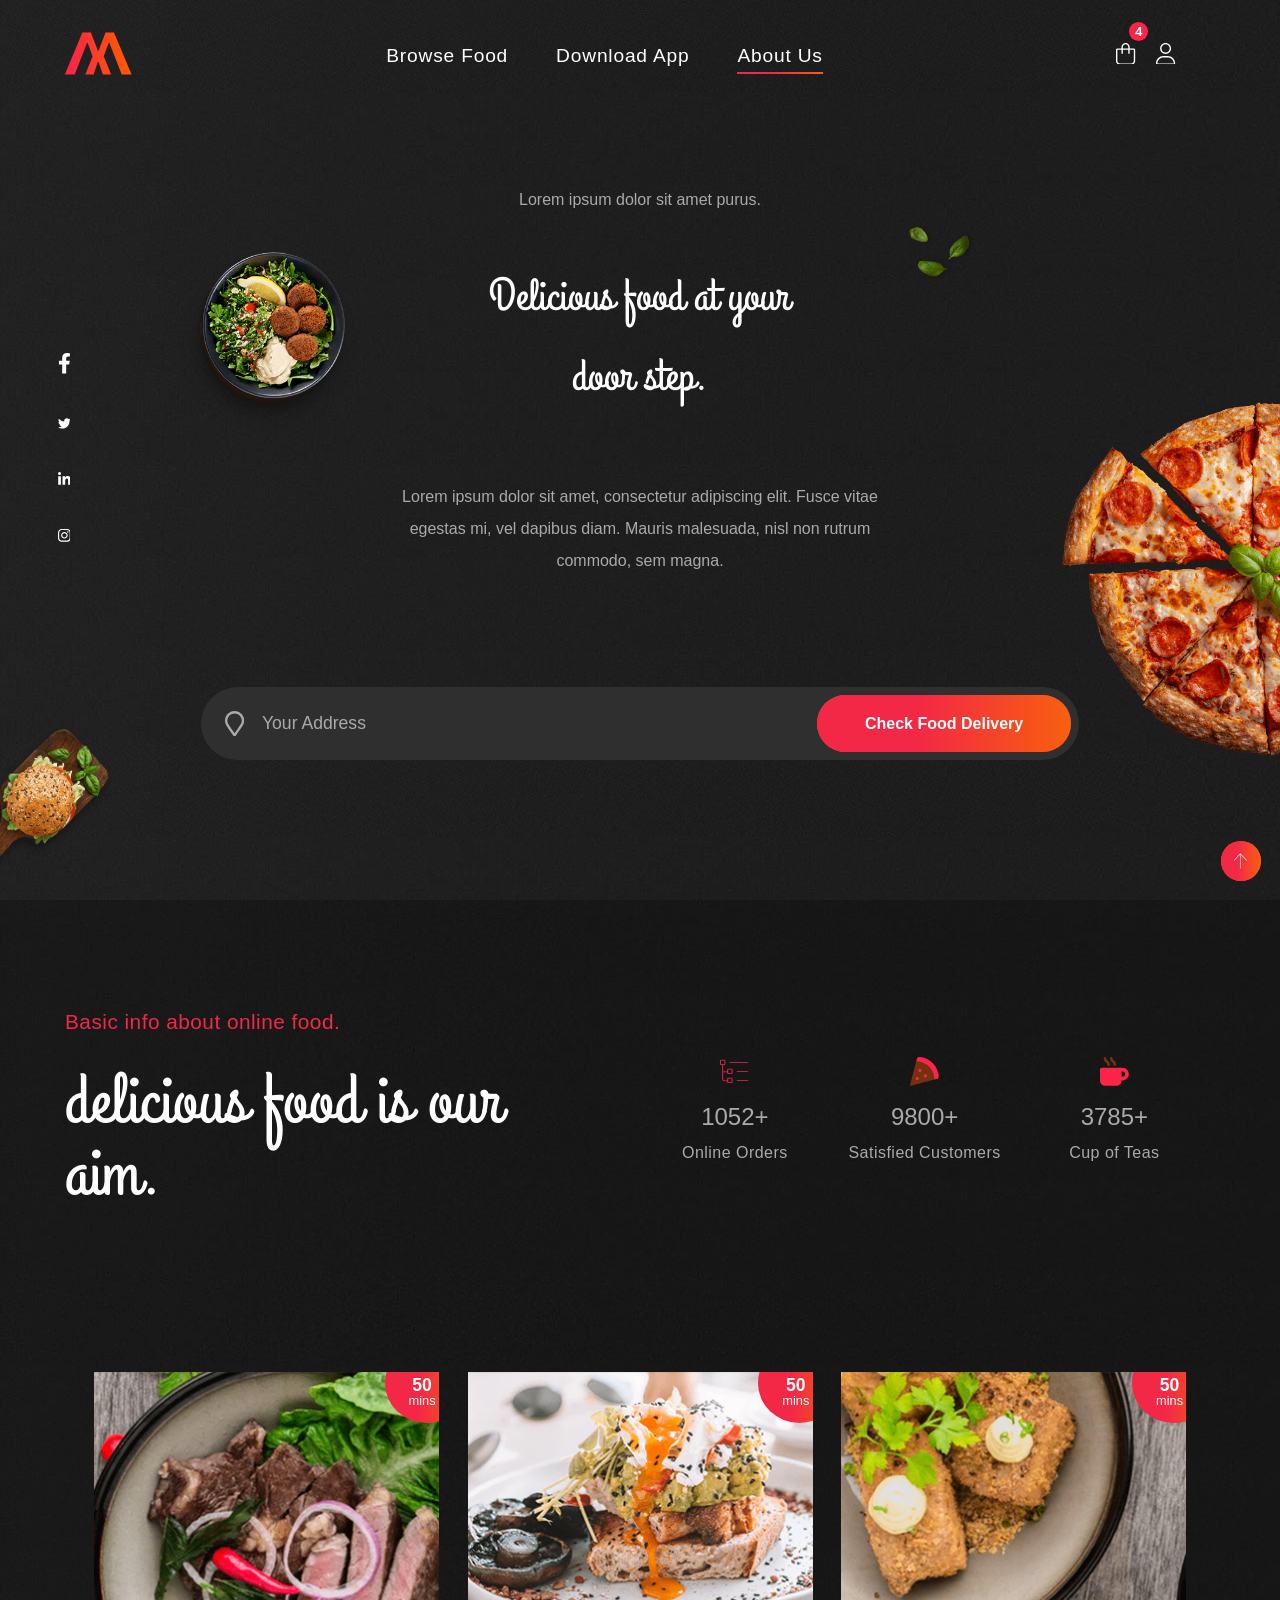
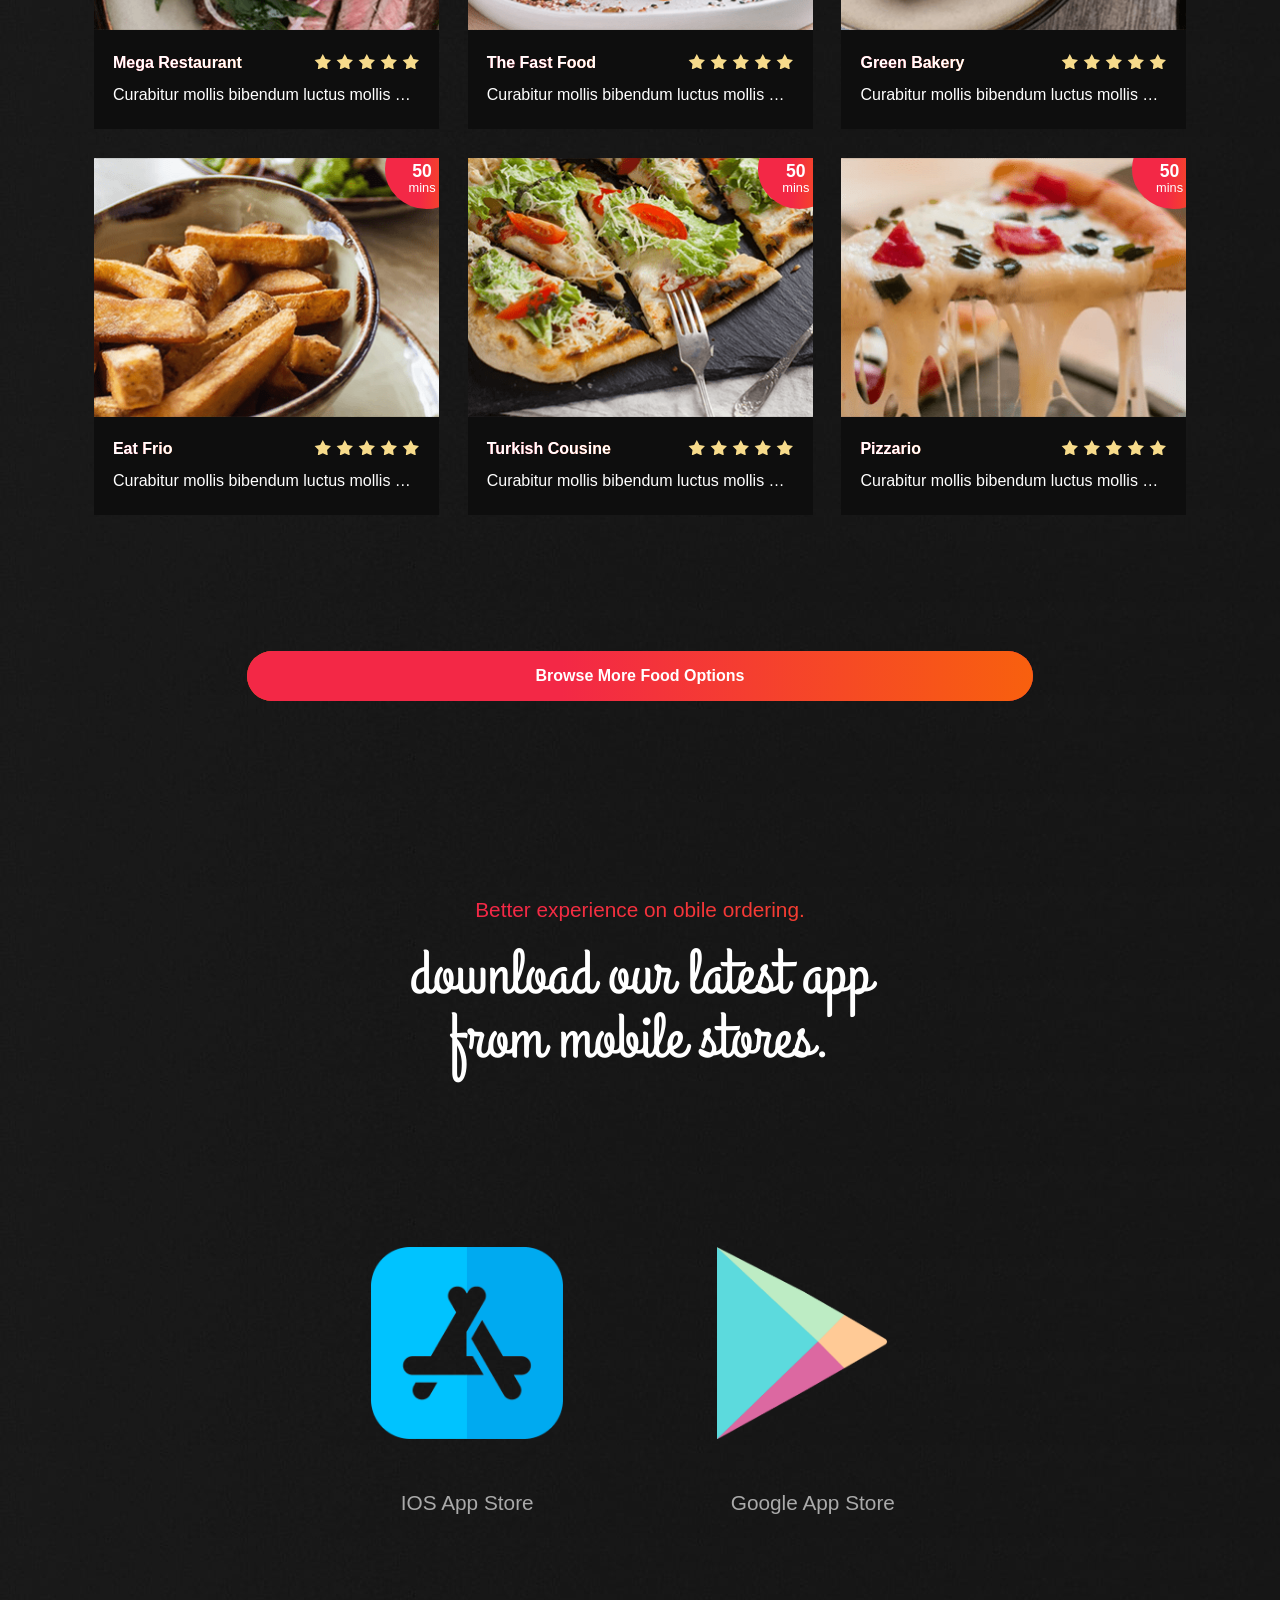
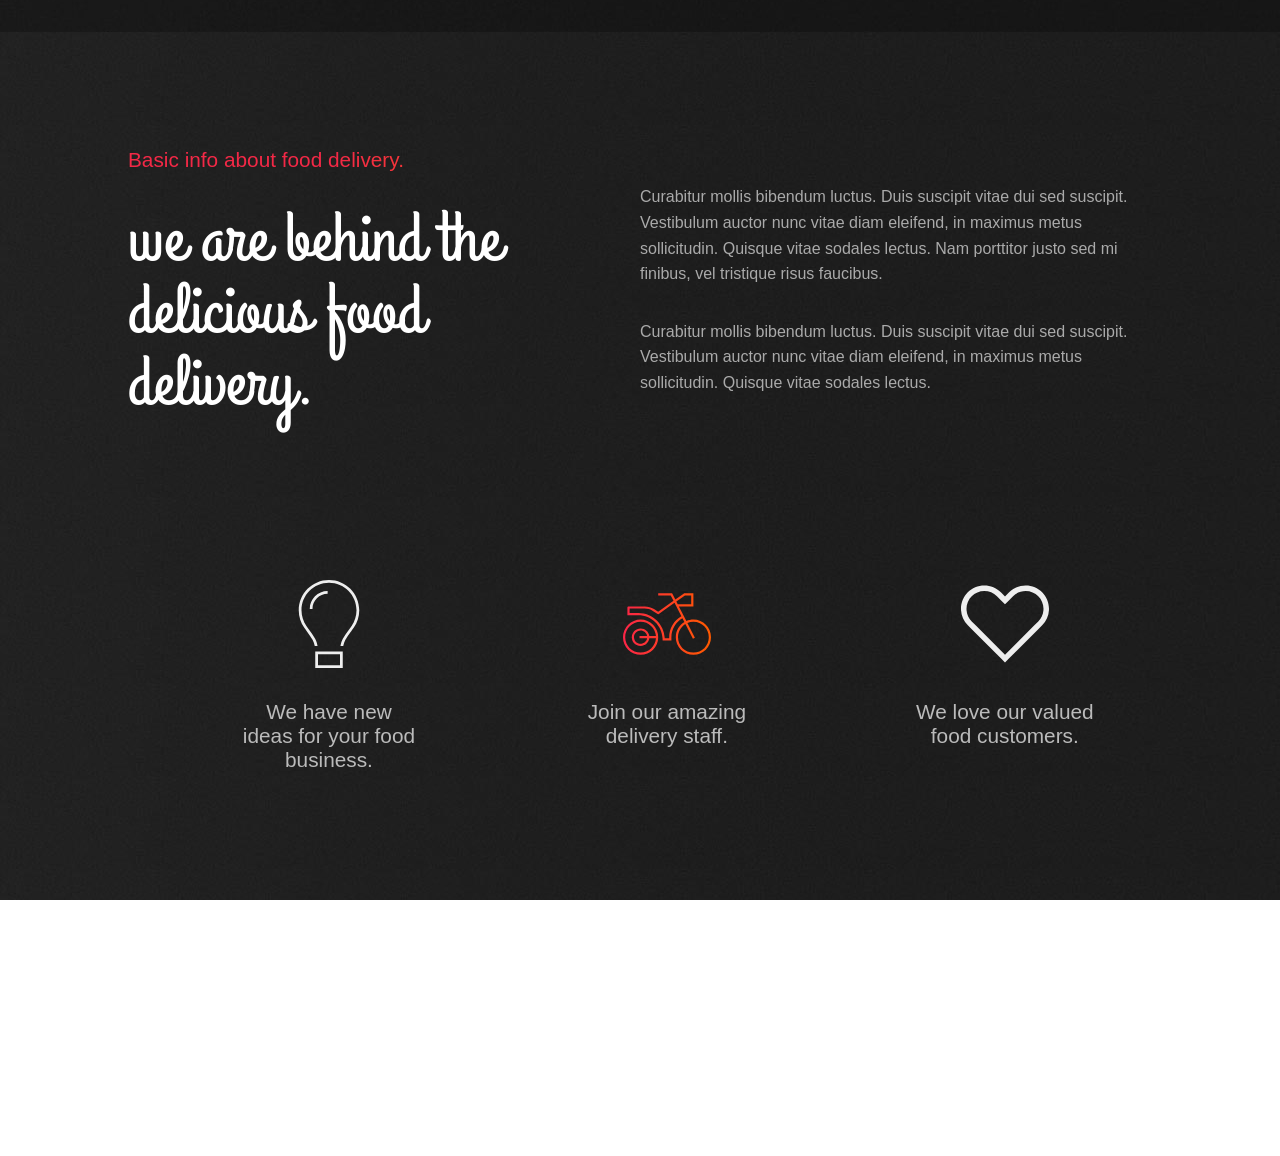
<file: index.html>
<!DOCTYPE html>
<html lang="en">
    <head>
        <meta charset="UTF-8">
        <meta name="viewport" content="width=device-width, intial-scale=1, shrink-to-fit=no">
        <title>Starbelly | Food Delivery</title>
        <link rel="stylesheet" href="css/style.css">
        <link rel="shortcut icon" href="images/favicon.ico" type="image/x-icon">
    </head>
    <body>
        <!-- <div class="loader" hidden>
            <div class="spinner">
                <span></span>
                <span></span>
                <span></span>
                <span></span>
            </div>
        </div> -->
        
        <main>
            <header>
                <div class="mouse-follow"></div>
                <nav>
                    <div class="container">
                        <a href="#" class="logo">
                            <img src="images/logo.png" alt="Food Delivery">
                        </a>
                        <ul class="page-links">
                            <li>
                                <a href="#browse" class="">
                                    Browse Food
                                </a>
                            </li>
                            <li>
                                <a href="#download">
                                    Download App
                                </a>
                            </li>
                            <li>
                                <a href="#about">
                                    About Us
                                </a>
                            </li>
                        </ul>
                        <div class="side-links">
                            <span class="cart">
                                <span class="badge">4</span>
                                <svg xmlns="http://www.w3.org/2000/svg" viewBox="0 0 448 512"><!--! Font Awesome Pro 6.0.0-beta1 by @fontawesome - https://fontawesome.com License - https://fontawesome.com/license (Commercial License) --><path d="M416 128h-96l.001-32c0-52.94-43.06-96-95.1-96C171.1 0 128 43.06 128 96v32H32C14.33 128 0 142.3 0 160v256c0 53.02 42.98 96 96 96h256c53.02 0 96-42.98 96-96V160C448 142.3 433.7 128 416 128zM160 96c0-35.3 28.7-64 64-64c35.29 0 63.1 28.7 63.1 64v32H160V96zM416 416c0 35.29-28.71 64-64 64H96c-35.29 0-64-28.71-64-64V160h96v80C128 248.8 135.2 256 144 256S160 248.8 160 240V160h127.1v80c0 8.844 7.156 16 16 16s16-7.156 16-16L319.1 160H416V416z"/></svg>
                                <div class="cart-list">
                                    <ul>
                                        <li>
                                            <a href="#">
                                                <img src="images/item-1.png" alt="Item 1">
                                            </a>
                                            <div class="details">
                                                <div class="title">
                                                    <a href="#">Lamp Chops Handi</a>
                                                </div>
                                                <div class="price">
                                                    <span class="new">$199.9</span>
                                                    <span class="old">$209.9</span>
                                                </div>
                                                <div class="quantity">
                                                    <div class="options">
                                                        <span>-</span>
                                                        <input type="text" value="3">
                                                        <span>+</span>
                                                    </div>
                                                    <div class="delete">
                                                        <svg xmlns="http://www.w3.org/2000/svg" viewBox="0 0 448 512"><!--! Font Awesome Pro 6.5.1 by @fontawesome - https://fontawesome.com License - https://fontawesome.com/license (Commercial License) Copyright 2023 Fonticons, Inc. --><defs><style>.fa-secondary{opacity:.4}</style></defs><path class="fa-secondary" d="M394.6 466.8L416 96H32L53.4 466.8c1.5 25.4 22.5 45.2 47.9 45.2H346.7c25.4 0 46.5-19.8 47.9-45.2z"/><path class="fa-primary" d="M163.8 0c-12.1 0-23.2 6.8-28.6 17.7L128 32H32C14.3 32 0 46.3 0 64S14.3 96 32 96H416c17.7 0 32-14.3 32-32s-14.3-32-32-32H320l-7.2-14.3C307.4 6.8 296.3 0 284.2 0H163.8z"/></svg>
                                                    </div>
                                                </div>
                                            </div>
                                        </li>
                                        <li>
                                            <a href="#">
                                                <img src="images/item-2.png" alt="Item 2">
                                            </a>
                                            <div class="details">
                                                <div class="title">
                                                    <a href="#">
                                                        Double Stack Pizza
                                                    </a>
                                                </div>
                                                <div class="price">
                                                    <span class="new">$199.9</span>
                                                    <span class="old">$209.9</span>
                                                </div>
                                                <div class="quantity">
                                                    <div class="options">
                                                        <span>-</span>
                                                        <input type="text" value="4">
                                                        <span>+</span>
                                                    </div>
                                                    <div class="delete">
                                                        <svg xmlns="http://www.w3.org/2000/svg" viewBox="0 0 448 512"><!--! Font Awesome Pro 6.5.1 by @fontawesome - https://fontawesome.com License - https://fontawesome.com/license (Commercial License) Copyright 2023 Fonticons, Inc. --><defs><style>.fa-secondary{opacity:.4}</style></defs><path class="fa-secondary" d="M394.6 466.8L416 96H32L53.4 466.8c1.5 25.4 22.5 45.2 47.9 45.2H346.7c25.4 0 46.5-19.8 47.9-45.2z"/><path class="fa-primary" d="M163.8 0c-12.1 0-23.2 6.8-28.6 17.7L128 32H32C14.3 32 0 46.3 0 64S14.3 96 32 96H416c17.7 0 32-14.3 32-32s-14.3-32-32-32H320l-7.2-14.3C307.4 6.8 296.3 0 284.2 0H163.8z"/></svg>
                                                    </div>
                                                </div>
                                            </div>
                                        </li>
                                        <li>
                                            <a href="#">
                                                <img src="images/item-3.png" alt="Item 3">
                                            </a>
                                            <div class="details">
                                                <div class="title">
                                                    <a href="#">
                                                        Lamp Chops Handi
                                                    </a>
                                                </div>
                                                <div class="price">
                                                    <span class="new">$199.9</span>
                                                    <span class="old">$209.9</span>
                                                </div>
                                                <div class="quantity">
                                                    <div class="options">
                                                        <span>-</span>
                                                        <input type="text" value="1">
                                                        <span>+</span>
                                                    </div>
                                                    <div class="delete">
                                                        <svg xmlns="http://www.w3.org/2000/svg" viewBox="0 0 448 512"><!--! Font Awesome Pro 6.5.1 by @fontawesome - https://fontawesome.com License - https://fontawesome.com/license (Commercial License) Copyright 2023 Fonticons, Inc. --><defs><style>.fa-secondary{opacity:.4}</style></defs><path class="fa-secondary" d="M394.6 466.8L416 96H32L53.4 466.8c1.5 25.4 22.5 45.2 47.9 45.2H346.7c25.4 0 46.5-19.8 47.9-45.2z"/><path class="fa-primary" d="M163.8 0c-12.1 0-23.2 6.8-28.6 17.7L128 32H32C14.3 32 0 46.3 0 64S14.3 96 32 96H416c17.7 0 32-14.3 32-32s-14.3-32-32-32H320l-7.2-14.3C307.4 6.8 296.3 0 284.2 0H163.8z"/></svg>
                                                    </div>
                                                </div>
                                            </div>
                                        </li>
                                        <li>
                                            <a href="#">
                                                <img src="images/item-1.png" alt="Item 1">
                                            </a>
                                            <div class="details">
                                                <div class="title">
                                                    <a href="#">Lamp Chops Handi</a>
                                                </div>
                                                <div class="price">
                                                    <span class="new">$199.9</span>
                                                    <span class="old">$209.9</span>
                                                </div>
                                                <div class="quantity">
                                                    <div class="options">
                                                        <span>-</span>
                                                        <input type="text" value="3">
                                                        <span>+</span>
                                                    </div>
                                                    <div class="delete">
                                                        <svg xmlns="http://www.w3.org/2000/svg" viewBox="0 0 448 512"><!--! Font Awesome Pro 6.5.1 by @fontawesome - https://fontawesome.com License - https://fontawesome.com/license (Commercial License) Copyright 2023 Fonticons, Inc. --><defs><style>.fa-secondary{opacity:.4}</style></defs><path class="fa-secondary" d="M394.6 466.8L416 96H32L53.4 466.8c1.5 25.4 22.5 45.2 47.9 45.2H346.7c25.4 0 46.5-19.8 47.9-45.2z"/><path class="fa-primary" d="M163.8 0c-12.1 0-23.2 6.8-28.6 17.7L128 32H32C14.3 32 0 46.3 0 64S14.3 96 32 96H416c17.7 0 32-14.3 32-32s-14.3-32-32-32H320l-7.2-14.3C307.4 6.8 296.3 0 284.2 0H163.8z"/></svg>
                                                    </div>
                                                </div>
                                            </div>
                                        </li>
                                        <li>
                                            <a href="#">
                                                <img src="images/item-2.png" alt="Item 2">
                                            </a>
                                            <div class="details">
                                                <div class="title">
                                                    <a href="#">
                                                        Double Stack Pizza
                                                    </a>
                                                </div>
                                                <div class="price">
                                                    <span class="new">$199.9</span>
                                                    <span class="old">$209.9</span>
                                                </div>
                                                <div class="quantity">
                                                    <div class="options">
                                                        <span>-</span>
                                                        <input type="text" value="4">
                                                        <span>+</span>
                                                    </div>
                                                    <div class="delete">
                                                        <svg xmlns="http://www.w3.org/2000/svg" viewBox="0 0 448 512"><!--! Font Awesome Pro 6.5.1 by @fontawesome - https://fontawesome.com License - https://fontawesome.com/license (Commercial License) Copyright 2023 Fonticons, Inc. --><defs><style>.fa-secondary{opacity:.4}</style></defs><path class="fa-secondary" d="M394.6 466.8L416 96H32L53.4 466.8c1.5 25.4 22.5 45.2 47.9 45.2H346.7c25.4 0 46.5-19.8 47.9-45.2z"/><path class="fa-primary" d="M163.8 0c-12.1 0-23.2 6.8-28.6 17.7L128 32H32C14.3 32 0 46.3 0 64S14.3 96 32 96H416c17.7 0 32-14.3 32-32s-14.3-32-32-32H320l-7.2-14.3C307.4 6.8 296.3 0 284.2 0H163.8z"/></svg>
                                                    </div>
                                                </div>
                                            </div>
                                        </li>
                                        <li>
                                            <a href="#">
                                                <img src="images/item-3.png" alt="Item 3">
                                            </a>
                                            <div class="details">
                                                <div class="title">
                                                    <a href="#">
                                                        Lamp Chops Handi
                                                    </a>
                                                </div>
                                                <div class="price">
                                                    <span class="new">$199.9</span>
                                                    <span class="old">$209.9</span>
                                                </div>
                                                <div class="quantity">
                                                    <div class="options">
                                                        <span>-</span>
                                                        <input type="text" value="1">
                                                        <span>+</span>
                                                    </div>
                                                    <div class="delete">
                                                        <svg xmlns="http://www.w3.org/2000/svg" viewBox="0 0 448 512"><!--! Font Awesome Pro 6.5.1 by @fontawesome - https://fontawesome.com License - https://fontawesome.com/license (Commercial License) Copyright 2023 Fonticons, Inc. --><defs><style>.fa-secondary{opacity:.4}</style></defs><path class="fa-secondary" d="M394.6 466.8L416 96H32L53.4 466.8c1.5 25.4 22.5 45.2 47.9 45.2H346.7c25.4 0 46.5-19.8 47.9-45.2z"/><path class="fa-primary" d="M163.8 0c-12.1 0-23.2 6.8-28.6 17.7L128 32H32C14.3 32 0 46.3 0 64S14.3 96 32 96H416c17.7 0 32-14.3 32-32s-14.3-32-32-32H320l-7.2-14.3C307.4 6.8 296.3 0 284.2 0H163.8z"/></svg>
                                                    </div>
                                                </div>
                                            </div>
                                        </li>
                                    </ul>
                                    <div class="total">$330.9</div>
                                    <a class="btn-magic checkout">Checkout</a>
                                </div>
                            </span>
                            <span class="account">
                                <svg xmlns="http://www.w3.org/2000/svg" viewBox="0 0 448 512"><!--! Font Awesome Pro 6.0.0-beta1 by @fontawesome - https://fontawesome.com License - https://fontawesome.com/license (Commercial License) --><path d="M224 256c70.7 0 128-57.31 128-128s-57.3-128-128-128C153.3 0 96 57.31 96 128S153.3 256 224 256zM224 32c52.94 0 96 43.06 96 96c0 52.93-43.06 96-96 96S128 180.9 128 128C128 75.06 171.1 32 224 32zM274.7 304H173.3C77.61 304 0 381.6 0 477.3c0 19.14 15.52 34.67 34.66 34.67h378.7C432.5 512 448 496.5 448 477.3C448 381.6 370.4 304 274.7 304zM413.3 480H34.66C33.2 480 32 478.8 32 477.3C32 399.4 95.4 336 173.3 336h101.3C352.6 336 416 399.4 416 477.3C416 478.8 414.8 480 413.3 480z"/></svg>
                                <ul>
                                    <li>
                                        <a href="#">
                                            <svg xmlns="http://www.w3.org/2000/svg" viewBox="0 0 448 512"><!--! Font Awesome Pro 6.5.1 by @fontawesome - https://fontawesome.com License - https://fontawesome.com/license (Commercial License) Copyright 2023 Fonticons, Inc. --><path d="M304 16a128 128 0 1 1 0 256 128 128 0 1 1 0-256zm0 272c79.5 0 144-64.5 144-144S383.5 0 304 0S160 64.5 160 144c0 36.9 13.9 70.5 36.7 96L2.3 434.3c-3.1 3.1-3.1 8.2 0 11.3l64 64c3.1 3.1 8.2 3.1 11.3 0s3.1-8.2 0-11.3L19.3 440 72 387.3l58.3 58.3c3.1 3.1 8.2 3.1 11.3 0s3.1-8.2 0-11.3L83.3 376 208 251.3c25.5 22.8 59.1 36.7 96 36.7z"/></svg>
                                            Login
                                        </a>
                                       
                                    </li>
                                    <li>
                                        <a href="#">
                                            <svg xmlns="http://www.w3.org/2000/svg" viewBox="0 0 512 512"><!--! Font Awesome Pro 6.5.1 by @fontawesome - https://fontawesome.com License - https://fontawesome.com/license (Commercial License) Copyright 2023 Fonticons, Inc. --><defs><style>.fa-secondary{opacity:.4}</style></defs><path class="fa-secondary" d="M512 128c0 17.7-14.3 32-32 32l-208 0 0-64 208 0c17.7 0 32 14.3 32 32zM200 288l.6 0c-5.4 9.4-8.6 20.3-8.6 32c0 13.2 4 25.4 10.8 35.6C177.9 364.3 160 388.1 160 416c0 11.7 3.1 22.6 8.6 32l-8.6 0C71.6 448 0 376.4 0 288l0-61.7c0-42.4 16.9-83.1 46.9-113.1l11.6-11.6C82.5 77.5 115.1 64 149 64l27 0c35.3 0 64 28.7 64 64l0 88c0 22.1-17.9 40-40 40s-40-17.9-40-40l0-56c0-8.8-7.2-16-16-16s-16 7.2-16 16l0 56c0 39.8 32.2 72 72 72z"/><path class="fa-primary" d="M352 192c17.7 0 32 14.3 32 32s-14.3 32-32 32l-48 0c-17.7 0-32-14.3-32-32s14.3-32 32-32h48zm-32 96c17.7 0 32 14.3 32 32s-14.3 32-32 32H256c-17.7 0-32-14.3-32-32s14.3-32 32-32l64 0zm0 128c0 17.7-14.3 32-32 32H224c-17.7 0-32-14.3-32-32s14.3-32 32-32h64c17.7 0 32 14.3 32 32z"/></svg>
                                            Register
                                        </a>
                                    </li>
                                    <li>
                                        <a href="#">
                                            <svg xmlns="http://www.w3.org/2000/svg" viewBox="0 0 448 512"><!--! Font Awesome Pro 6.5.1 by @fontawesome - https://fontawesome.com License - https://fontawesome.com/license (Commercial License) Copyright 2023 Fonticons, Inc. --><defs><style>.fa-secondary{opacity:.4}</style></defs><path class="fa-secondary" d="M96 128a128 128 0 1 1 256 0A128 128 0 1 1 96 128z"/><path class="fa-primary" d="M0 482.3C0 383.8 79.8 304 178.3 304h91.4C368.2 304 448 383.8 448 482.3c0 16.4-13.3 29.7-29.7 29.7H29.7C13.3 512 0 498.7 0 482.3z"/></svg>
                                            Account
                                        </a>
                                    </li>
                                    <li>
                                        <a href="#">
                                            <svg xmlns="http://www.w3.org/2000/svg" viewBox="0 0 448 512"><!--! Font Awesome Pro 6.5.1 by @fontawesome - https://fontawesome.com License - https://fontawesome.com/license (Commercial License) Copyright 2023 Fonticons, Inc. --><defs><style>.fa-secondary{opacity:.4}</style></defs><path class="fa-secondary" d="M224 64c-44.2 0-80 35.8-80 80v48H80V144C80 64.5 144.5 0 224 0s144 64.5 144 144v48H304V144c0-44.2-35.8-80-80-80z"/><path class="fa-primary" d="M0 256c0-35.3 28.7-64 64-64H384c35.3 0 64 28.7 64 64V448c0 35.3-28.7 64-64 64H64c-35.3 0-64-28.7-64-64V256z"/></svg>
                                            Logout
                                        </a>
                                    </li>
                                </ul>
                            </span>
                            <span class="phone-nav">
                                <div class="show">
                                    <svg xmlns="http://www.w3.org/2000/svg" viewBox="0 0 448 512"><!--! Font Awesome Pro 6.5.1 by @fontawesome - https://fontawesome.com License - https://fontawesome.com/license (Commercial License) Copyright 2023 Fonticons, Inc. --><path d="M0 88C0 74.7 10.7 64 24 64H424c13.3 0 24 10.7 24 24s-10.7 24-24 24H24C10.7 112 0 101.3 0 88zM0 248c0-13.3 10.7-24 24-24H424c13.3 0 24 10.7 24 24s-10.7 24-24 24H24c-13.3 0-24-10.7-24-24zM448 408c0 13.3-10.7 24-24 24H24c-13.3 0-24-10.7-24-24s10.7-24 24-24H424c13.3 0 24 10.7 24 24z"/></svg>
                                </div>
                                <div class="phone-links">
                                    <div class="close">
                                        <svg xmlns="http://www.w3.org/2000/svg" viewBox="0 0 448 512"><!--! Font Awesome Pro 6.5.1 by @fontawesome - https://fontawesome.com License - https://fontawesome.com/license (Commercial License) Copyright 2023 Fonticons, Inc. --><path d="M70.6 57.4L48 34.7 2.7 80l22.6 22.6L178.7 256 25.4 409.4 2.7 432 48 477.3l22.6-22.6L224 301.3 377.4 454.6 400 477.3 445.3 432l-22.6-22.6L269.3 256 422.6 102.6 445.3 80 400 34.7 377.4 57.4 224 210.7 70.6 57.4z"/></svg>
                                    </div>
                                    <a href="#" class="logo">
                                        <img src="images/logo-white.png" alt="Food Delivery">
                                    </a>
                                    <ul class="list">
                                        <li>
                                            <a href="#browse" class="">
                                                Browse Food
                                            </a>
                                        </li>
                                        <li>
                                            <a href="#download">
                                                Download App
                                            </a>
                                        </li>
                                        <li>
                                            <a href="#about">
                                                About Us
                                            </a>
                                        </li>
                                    </ul>
                                    <div class="contact">
                                        <span>+220 101 0202010</span>
                                        <span>email@yourEmail.com</span>
                                    </div>
                                    <div class="social-media">
                                        <div class="icon">
                                            <svg xmlns="http://www.w3.org/2000/svg" 
                                            viewBox="0 0 320 512"><path d="M80 299.3V512H196V299.3h86.5l18-97.8H196V166.9c0-51.7 20.3-71.5 72.7-71.5c16.3 0 29.4 .4 37 1.2V7.9C291.4 4 256.4 0 236.2 0C129.3 0 80 50.5 80 159.4v42.1H14v97.8H80z"/>
                                        </svg>
                                        </div>
                                        <div class="icon">
                                            <svg xmlns="http://www.w3.org/2000/svg" viewBox="0 0 512 512"><!--! Font Awesome Pro 6.5.1 by @fontawesome - https://fontawesome.com License - https://fontawesome.com/license (Commercial License) Copyright 2023 Fonticons, Inc. --><path d="M459.37 151.716c.325 4.548.325 9.097.325 13.645 0 138.72-105.583 298.558-298.558 298.558-59.452 0-114.68-17.219-161.137-47.106 8.447.974 16.568 1.299 25.34 1.299 49.055 0 94.213-16.568 130.274-44.832-46.132-.975-84.792-31.188-98.112-72.772 6.498.974 12.995 1.624 19.818 1.624 9.421 0 18.843-1.3 27.614-3.573-48.081-9.747-84.143-51.98-84.143-102.985v-1.299c13.969 7.797 30.214 12.67 47.431 13.319-28.264-18.843-46.781-51.005-46.781-87.391 0-19.492 5.197-37.36 14.294-52.954 51.655 63.675 129.3 105.258 216.365 109.807-1.624-7.797-2.599-15.918-2.599-24.04 0-57.828 46.782-104.934 104.934-104.934 30.213 0 57.502 12.67 76.67 33.137 23.715-4.548 46.456-13.32 66.599-25.34-7.798 24.366-24.366 44.833-46.132 57.827 21.117-2.273 41.584-8.122 60.426-16.243-14.292 20.791-32.161 39.308-52.628 54.253z"/></svg>
                                        </div>
                                        <div class="icon">
                                            <svg xmlns="http://www.w3.org/2000/svg" viewBox="0 0 640 512"><!--! Font Awesome Pro 6.5.1 by @fontawesome - https://fontawesome.com License - https://fontawesome.com/license (Commercial License) Copyright 2023 Fonticons, Inc. --><path d="M386.061 228.496c1.834 9.692 3.143 19.384 3.143 31.956C389.204 370.205 315.599 448 204.8 448c-106.084 0-192-85.915-192-192s85.916-192 192-192c51.864 0 95.083 18.859 128.611 50.292l-52.126 50.03c-14.145-13.621-39.028-29.599-76.485-29.599-65.484 0-118.92 54.221-118.92 121.277 0 67.056 53.436 121.277 118.92 121.277 75.961 0 104.513-54.745 108.965-82.773H204.8v-66.009h181.261zm185.406 6.437V179.2h-56.001v55.733h-55.733v56.001h55.733v55.733h56.001v-55.733H627.2v-56.001h-55.733z"/></svg>
                                        </div>
                                        <div class="icon">
                                            <svg xmlns="http://www.w3.org/2000/svg" viewBox="0 0 448 512"><!--! Font Awesome Pro 6.5.1 by @fontawesome - https://fontawesome.com License - https://fontawesome.com/license (Commercial License) Copyright 2023 Fonticons, Inc. --><path d="M100.28 448H7.4V148.9h92.88zM53.79 108.1C24.09 108.1 0 83.5 0 53.8a53.79 53.79 0 0 1 107.58 0c0 29.7-24.1 54.3-53.79 54.3zM447.9 448h-92.68V302.4c0-34.7-.7-79.2-48.29-79.2-48.29 0-55.69 37.7-55.69 76.7V448h-92.78V148.9h89.08v40.8h1.3c12.4-23.5 42.69-48.3 87.88-48.3 94 0 111.28 61.9 111.28 142.3V448z"/></svg>
                                        </div>
                                        <div class="icon">
                                            <svg xmlns="http://www.w3.org/2000/svg" viewBox="0 0 448 512"><!--! Font Awesome Pro 6.5.1 by @fontawesome - https://fontawesome.com License - https://fontawesome.com/license (Commercial License) Copyright 2023 Fonticons, Inc. --><path d="M224.1 141c-63.6 0-114.9 51.3-114.9 114.9s51.3 114.9 114.9 114.9S339 319.5 339 255.9 287.7 141 224.1 141zm0 189.6c-41.1 0-74.7-33.5-74.7-74.7s33.5-74.7 74.7-74.7 74.7 33.5 74.7 74.7-33.6 74.7-74.7 74.7zm146.4-194.3c0 14.9-12 26.8-26.8 26.8-14.9 0-26.8-12-26.8-26.8s12-26.8 26.8-26.8 26.8 12 26.8 26.8zm76.1 27.2c-1.7-35.9-9.9-67.7-36.2-93.9-26.2-26.2-58-34.4-93.9-36.2-37-2.1-147.9-2.1-184.9 0-35.8 1.7-67.6 9.9-93.9 36.1s-34.4 58-36.2 93.9c-2.1 37-2.1 147.9 0 184.9 1.7 35.9 9.9 67.7 36.2 93.9s58 34.4 93.9 36.2c37 2.1 147.9 2.1 184.9 0 35.9-1.7 67.7-9.9 93.9-36.2 26.2-26.2 34.4-58 36.2-93.9 2.1-37 2.1-147.8 0-184.8zM398.8 388c-7.8 19.6-22.9 34.7-42.6 42.6-29.5 11.7-99.5 9-132.1 9s-102.7 2.6-132.1-9c-19.6-7.8-34.7-22.9-42.6-42.6-11.7-29.5-9-99.5-9-132.1s-2.6-102.7 9-132.1c7.8-19.6 22.9-34.7 42.6-42.6 29.5-11.7 99.5-9 132.1-9s102.7-2.6 132.1 9c19.6 7.8 34.7 22.9 42.6 42.6 11.7 29.5 9 99.5 9 132.1s2.7 102.7-9 132.1z"/></svg>
                                        </div>
                                    </div>
                                    <div class="copyright">© 2023 Starbelly Made With Love By Abdelrahman Hatem</div>
                                </div>
                            </span>

                        </div>
                    </div>
                </nav>
                <aside>
                    <ul class="social-media">
                        <li>
                            <svg xmlns="http://www.w3.org/2000/svg" viewBox="0 0 320 512"><!--! Font Awesome Pro 6.0.0-beta1 by @fontawesome - https://fontawesome.com License - https://fontawesome.com/license (Commercial License) --><path d="M279.14 288l14.22-92.66h-88.91v-60.13c0-25.35 12.42-50.06 52.24-50.06h40.42V6.26S260.43 0 225.36 0c-73.22 0-121.08 44.38-121.08 124.72v70.62H22.89V288h81.39v224h100.17V288z"/></svg>
                        </li>
                        <li>
                            <svg xmlns="http://www.w3.org/2000/svg" viewBox="0 0 512 512"><!--! Font Awesome Pro 6.0.0-beta1 by @fontawesome - https://fontawesome.com License - https://fontawesome.com/license (Commercial License) --><path d="M459.37 151.716c.325 4.548.325 9.097.325 13.645 0 138.72-105.583 298.558-298.558 298.558-59.452 0-114.68-17.219-161.137-47.106 8.447.974 16.568 1.299 25.34 1.299 49.055 0 94.213-16.568 130.274-44.832-46.132-.975-84.792-31.188-98.112-72.772 6.498.974 12.995 1.624 19.818 1.624 9.421 0 18.843-1.3 27.614-3.573-48.081-9.747-84.143-51.98-84.143-102.985v-1.299c13.969 7.797 30.214 12.67 47.431 13.319-28.264-18.843-46.781-51.005-46.781-87.391 0-19.492 5.197-37.36 14.294-52.954 51.655 63.675 129.3 105.258 216.365 109.807-1.624-7.797-2.599-15.918-2.599-24.04 0-57.828 46.782-104.934 104.934-104.934 30.213 0 57.502 12.67 76.67 33.137 23.715-4.548 46.456-13.32 66.599-25.34-7.798 24.366-24.366 44.833-46.132 57.827 21.117-2.273 41.584-8.122 60.426-16.243-14.292 20.791-32.161 39.308-52.628 54.253z"/></svg>
                        </li>
                        <li>
                            <svg xmlns="http://www.w3.org/2000/svg" viewBox="0 0 448 512"><!--! Font Awesome Pro 6.0.0-beta1 by @fontawesome - https://fontawesome.com License - https://fontawesome.com/license (Commercial License) --><path d="M100.28 448H7.4V148.9h92.88zM53.79 108.1C24.09 108.1 0 83.5 0 53.8a53.79 53.79 0 0 1 107.58 0c0 29.7-24.1 54.3-53.79 54.3zM447.9 448h-92.68V302.4c0-34.7-.7-79.2-48.29-79.2-48.29 0-55.69 37.7-55.69 76.7V448h-92.78V148.9h89.08v40.8h1.3c12.4-23.5 42.69-48.3 87.88-48.3 94 0 111.28 61.9 111.28 142.3V448z"/></svg>
                        </li>
                        <li>
                            <svg xmlns="http://www.w3.org/2000/svg" viewBox="0 0 448 512"><!--! Font Awesome Pro 6.0.0-beta1 by @fontawesome - https://fontawesome.com License - https://fontawesome.com/license (Commercial License) --><path d="M224.1 141c-63.6 0-114.9 51.3-114.9 114.9s51.3 114.9 114.9 114.9S339 319.5 339 255.9 287.7 141 224.1 141zm0 189.6c-41.1 0-74.7-33.5-74.7-74.7s33.5-74.7 74.7-74.7 74.7 33.5 74.7 74.7-33.6 74.7-74.7 74.7zm146.4-194.3c0 14.9-12 26.8-26.8 26.8-14.9 0-26.8-12-26.8-26.8s12-26.8 26.8-26.8 26.8 12 26.8 26.8zm76.1 27.2c-1.7-35.9-9.9-67.7-36.2-93.9-26.2-26.2-58-34.4-93.9-36.2-37-2.1-147.9-2.1-184.9 0-35.8 1.7-67.6 9.9-93.9 36.1s-34.4 58-36.2 93.9c-2.1 37-2.1 147.9 0 184.9 1.7 35.9 9.9 67.7 36.2 93.9s58 34.4 93.9 36.2c37 2.1 147.9 2.1 184.9 0 35.9-1.7 67.7-9.9 93.9-36.2 26.2-26.2 34.4-58 36.2-93.9 2.1-37 2.1-147.8 0-184.8zM398.8 388c-7.8 19.6-22.9 34.7-42.6 42.6-29.5 11.7-99.5 9-132.1 9s-102.7 2.6-132.1-9c-19.6-7.8-34.7-22.9-42.6-42.6-11.7-29.5-9-99.5-9-132.1s-2.6-102.7 9-132.1c7.8-19.6 22.9-34.7 42.6-42.6 29.5-11.7 99.5-9 132.1-9s102.7-2.6 132.1 9c19.6 7.8 34.7 22.9 42.6 42.6 11.7 29.5 9 99.5 9 132.1s2.7 102.7-9 132.1z"/></svg>
                        </li>
                    </ul>
                </aside> 
                <div class="home">
                    <div class="content">
                        <span>Lorem ipsum dolor sit amet purus.</span>
                        <div class="magic-text">
                            <h1 class="text-grand mouse-move">Delicious food at your door step.</h1>
                        </div>
                        <p>Lorem ipsum dolor sit amet, consectetur adipiscing elit. Fusce vitae egestas mi, vel dapibus diam. Mauris malesuada, nisl non rutrum commodo, sem magna.</p>
                    </div>
                    <search class="container">
                        <form action="">
                            <div class="input-holder">
                                <label for="search">
                                    <svg xmlns="http://www.w3.org/2000/svg" viewBox="0 0 384 512"><!--! Font Awesome Pro 6.0.0-beta1 by @fontawesome - https://fontawesome.com License - https://fontawesome.com/license (Commercial License) --><path d="M192 0C85.97 0 0 85.97 0 192c0 77.41 26.97 99.03 172.3 309.7C177 508.6 184.5 512 192 512s14.95-3.441 19.72-10.32C357 291 384 269.4 384 192C384 85.97 298 0 192 0zM192 445.8c-17.69-25.46-33.42-47.87-47.38-67.75C57.56 254.1 48 238.9 48 192c0-79.4 64.6-144 144-144s144 64.6 144 144c0 46.88-9.562 62.07-96.62 186.1C225.4 397.1 209.7 420.4 192 445.8z"/></svg>
                                </label>
                                <input type="text" name="" id="search" placeholder="Your Address">
                            </div>
                           <button class="btn-magic">Check Food Delivery</button>
                        </form>
                    </search>
                </div>
                
               
                <img src="images/dish-1.png" alt="Dish">
                <img src="images/dish-2.png" alt="Dish" class="mouse-move">
                <img src="images/dish-3.png" alt="Dish" class="mouse-move">
                <img src="images/dish-4.png" alt="Dish">
            
            </header>
          
            <section class="food-option" id="browse">
                <div class="container">
                    <search class="phone-search">
                        <form action="">
                            <div class="input-holder">
                                <label for="search">
                                    <svg xmlns="http://www.w3.org/2000/svg" viewBox="0 0 384 512"><!--! Font Awesome Pro 6.0.0-beta1 by @fontawesome - https://fontawesome.com License - https://fontawesome.com/license (Commercial License) --><path d="M192 0C85.97 0 0 85.97 0 192c0 77.41 26.97 99.03 172.3 309.7C177 508.6 184.5 512 192 512s14.95-3.441 19.72-10.32C357 291 384 269.4 384 192C384 85.97 298 0 192 0zM192 445.8c-17.69-25.46-33.42-47.87-47.38-67.75C57.56 254.1 48 238.9 48 192c0-79.4 64.6-144 144-144s144 64.6 144 144c0 46.88-9.562 62.07-96.62 186.1C225.4 397.1 209.7 420.4 192 445.8z"/></svg>
                                </label>
                                <input type="text" name="" id="search" placeholder="Your Address">
                            </div>
                           <button class="btn-magic">Check Food Delivery</button>
                        </form>
                    </search>
                    <div class="head">
                        <div class="text">
                            <p>Basic info about online food.</p>
                            <h2 class="text-grand">delicious food is our aim.</h2>
                        </div>
                        <div class="stats">
                            <div>
                                <svg xmlns="http://www.w3.org/2000/svg" viewBox="0 0 512 512"><path  class="fa-primary" d="M24 64c-4.4 0-8 3.6-8 8v48c0 4.4 3.6 8 8 8H40 56 72c4.4 0 8-3.6 8-8V72c0-4.4-3.6-8-8-8H24zm16 80H24c-13.3 0-24-10.7-24-24V72C0 58.7 10.7 48 24 48H72c13.3 0 24 10.7 24 24v48c0 13.3-10.7 24-24 24H56V256h72V232c0-13.3 10.7-24 24-24h48c13.3 0 24 10.7 24 24v48c0 13.3-10.7 24-24 24H152c-13.3 0-24-10.7-24-24v-8H56V392c0 13.3 10.7 24 24 24h48V392c0-13.3 10.7-24 24-24h48c13.3 0 24 10.7 24 24v48c0 13.3-10.7 24-24 24H152c-13.3 0-24-10.7-24-24v-8H80c-22.1 0-40-17.9-40-40V264 144zM144 416v16 8c0 4.4 3.6 8 8 8h48c4.4 0 8-3.6 8-8V392c0-4.4-3.6-8-8-8H152c-4.4 0-8 3.6-8 8v24zm0-136c0 4.4 3.6 8 8 8h48c4.4 0 8-3.6 8-8V232c0-4.4-3.6-8-8-8H152c-4.4 0-8 3.6-8 8v24 16 8zM168 96c0-4.4 3.6-8 8-8H496c4.4 0 8 3.6 8 8s-3.6 8-8 8H176c-4.4 0-8-3.6-8-8zM296 256c0-4.4 3.6-8 8-8H496c4.4 0 8 3.6 8 8s-3.6 8-8 8H304c-4.4 0-8-3.6-8-8zm0 160c0-4.4 3.6-8 8-8H496c4.4 0 8 3.6 8 8s-3.6 8-8 8H304c-4.4 0-8-3.6-8-8z"/></svg>
                                 <span class="digit">
                                    1052+
                                </span>
                                <span class="title">
                                    Online Orders
                                </span>
                            </div>
                            <div>
                                <svg xmlns="http://www.w3.org/2000/svg" viewBox="0 0 512 512"><defs><style>.fa-secondary{opacity:.4}</style></defs><path class="fa-secondary" d="M432 400l0 1.6L20.1 511.5c-5.5 1.5-11.4-.1-15.4-4.1s-5.6-9.9-4.1-15.4L110.4 80l1.6 0c176.7 0 320 143.3 320 320zM208 240a32 32 0 1 0 -64 0 32 32 0 1 0 64 0zm64 128a32 32 0 1 0 0-64 32 32 0 1 0 0 64zM128 416a32 32 0 1 0 0-64 32 32 0 1 0 0 64z"/><path class="fa-primary" d="M169.7 .9c-22.8-1.6-41.9 14-47.5 34.7L110.4 80l1.6 0c176.7 0 320 143.3 320 320l0 1.6 44.4-11.8c20.8-5.5 36.3-24.7 34.7-47.5C498.5 159.5 352.5 13.5 169.7 .9zM208 240a32 32 0 1 0 -64 0 32 32 0 1 0 64 0zm64 128a32 32 0 1 0 0-64 32 32 0 1 0 0 64zM128 416a32 32 0 1 0 0-64 32 32 0 1 0 0 64z"/></svg>
                                <span class="digit">
                                    9800+
                                </span>
                                <span class="title">
                                    Satisfied Customers
                                </span>
                            </div>
                            <div>
                                <svg xmlns="http://www.w3.org/2000/svg" viewBox="0 0 512 512"><defs><style>.fa-secondary{opacity:.4}</style></defs><path class="fa-secondary" d="M112 24c0-13.3-10.7-24-24-24S64 10.7 64 24c0 38.9 23.4 59.4 39.1 73.1l1.1 1C120.5 112.3 128 119.9 128 136c0 13.3 10.7 24 24 24s24-10.7 24-24c0-38.9-23.4-59.4-39.1-73.1l-1.1-1C119.5 47.7 112 40.1 112 24zm112 0c0-13.3-10.7-24-24-24s-24 10.7-24 24c0 38.9 23.4 59.4 39.1 73.1l1.1 1C232.5 112.3 240 119.9 240 136c0 13.3 10.7 24 24 24s24-10.7 24-24c0-38.9-23.4-59.4-39.1-73.1l-1.1-1C231.5 47.7 224 40.1 224 24z"/><path class="fa-primary" d="M32 192c-17.7 0-32 14.3-32 32V416c0 53 43 96 96 96H288c53 0 96-43 96-96h16c61.9 0 112-50.1 112-112s-50.1-112-112-112H352 32zm352 64h16c26.5 0 48 21.5 48 48s-21.5 48-48 48H384V256z"/></svg>
                                <span class="digit">
                                    3785+
                                </span>
                                <span class="title">
                                    Cup of Teas
                                </span>
                            </div>
                        </div>
                    </div>
                    <div class="gallery">
                        <a href="item-details.html">
                            <div class="preperation-time">
                                <div class="digit">50</div>mins
                            </div>
                            <div class="img-holder">
                                <img src="images/item-1.png" alt="">
                            </div>
                            <div class="details">
                                <div class="row">
                                    <h4 class="title">Mega Restaurant</h4>
                                    <div class="rating">
                                        <svg xmlns="http://www.w3.org/2000/svg" viewBox="0 0 576 512"><path d="M288.1 0l86.5 164 182.7 31.6L428 328.5 454.4 512 288.1 430.2 121.7 512l26.4-183.5L18.9 195.6 201.5 164 288.1 0z"/></svg>
                                        <svg xmlns="http://www.w3.org/2000/svg" viewBox="0 0 576 512"><path d="M288.1 0l86.5 164 182.7 31.6L428 328.5 454.4 512 288.1 430.2 121.7 512l26.4-183.5L18.9 195.6 201.5 164 288.1 0z"/></svg>
                                        <svg xmlns="http://www.w3.org/2000/svg" viewBox="0 0 576 512"><path d="M288.1 0l86.5 164 182.7 31.6L428 328.5 454.4 512 288.1 430.2 121.7 512l26.4-183.5L18.9 195.6 201.5 164 288.1 0z"/></svg>
                                        <svg xmlns="http://www.w3.org/2000/svg" viewBox="0 0 576 512"><path d="M288.1 0l86.5 164 182.7 31.6L428 328.5 454.4 512 288.1 430.2 121.7 512l26.4-183.5L18.9 195.6 201.5 164 288.1 0z"/></svg>
                                        <svg xmlns="http://www.w3.org/2000/svg" viewBox="0 0 576 512"><path d="M288.1 0l86.5 164 182.7 31.6L428 328.5 454.4 512 288.1 430.2 121.7 512l26.4-183.5L18.9 195.6 201.5 164 288.1 0z"/></svg>
                                    </div>
                                </div>
                                <div class="description">
                                    Curabitur mollis bibendum luctus  mollis bibendum luctus  mollis bibendum luctus  mollis bibendum luctus  
                                </div>
                            </div>
                        </a>
                        <a href="item-details.html">
                            <div class="preperation-time">
                                <div class="digit">50</div>mins
                            </div>
                            <div class="img-holder">
                                <img src="images/item-2.png" alt="">
                            </div>
                            <div class="details">
                                <div class="row">
                                    <h4 class="title">The Fast Food</h4>
                                    <div class="rating">
                                        <svg xmlns="http://www.w3.org/2000/svg" viewBox="0 0 576 512"><path d="M288.1 0l86.5 164 182.7 31.6L428 328.5 454.4 512 288.1 430.2 121.7 512l26.4-183.5L18.9 195.6 201.5 164 288.1 0z"/></svg>
                                        <svg xmlns="http://www.w3.org/2000/svg" viewBox="0 0 576 512"><path d="M288.1 0l86.5 164 182.7 31.6L428 328.5 454.4 512 288.1 430.2 121.7 512l26.4-183.5L18.9 195.6 201.5 164 288.1 0z"/></svg>
                                        <svg xmlns="http://www.w3.org/2000/svg" viewBox="0 0 576 512"><path d="M288.1 0l86.5 164 182.7 31.6L428 328.5 454.4 512 288.1 430.2 121.7 512l26.4-183.5L18.9 195.6 201.5 164 288.1 0z"/></svg>
                                        <svg xmlns="http://www.w3.org/2000/svg" viewBox="0 0 576 512"><path d="M288.1 0l86.5 164 182.7 31.6L428 328.5 454.4 512 288.1 430.2 121.7 512l26.4-183.5L18.9 195.6 201.5 164 288.1 0z"/></svg>
                                        <svg xmlns="http://www.w3.org/2000/svg" viewBox="0 0 576 512"><path d="M288.1 0l86.5 164 182.7 31.6L428 328.5 454.4 512 288.1 430.2 121.7 512l26.4-183.5L18.9 195.6 201.5 164 288.1 0z"/></svg>
                                    </div>
                                </div>
                                <div class="description">
                                    Curabitur mollis bibendum luctus  mollis bibendum luctus  mollis bibendum luctus  mollis bibendum luctus  
                                </div>
                            </div>
                        </a>
                        <a href="item-details.html">
                            <div class="preperation-time">
                                <div class="digit">50</div>mins
                            </div>
                            <div class="img-holder">
                                <img src="images/item-3.png" alt="">
                            </div>
                            <div class="details">
                                <div class="row">
                                    <h4 class="title">Green Bakery</h4>
                                    <div class="rating">
                                        <svg xmlns="http://www.w3.org/2000/svg" viewBox="0 0 576 512"><path d="M288.1 0l86.5 164 182.7 31.6L428 328.5 454.4 512 288.1 430.2 121.7 512l26.4-183.5L18.9 195.6 201.5 164 288.1 0z"/></svg>
                                        <svg xmlns="http://www.w3.org/2000/svg" viewBox="0 0 576 512"><path d="M288.1 0l86.5 164 182.7 31.6L428 328.5 454.4 512 288.1 430.2 121.7 512l26.4-183.5L18.9 195.6 201.5 164 288.1 0z"/></svg>
                                        <svg xmlns="http://www.w3.org/2000/svg" viewBox="0 0 576 512"><path d="M288.1 0l86.5 164 182.7 31.6L428 328.5 454.4 512 288.1 430.2 121.7 512l26.4-183.5L18.9 195.6 201.5 164 288.1 0z"/></svg>
                                        <svg xmlns="http://www.w3.org/2000/svg" viewBox="0 0 576 512"><path d="M288.1 0l86.5 164 182.7 31.6L428 328.5 454.4 512 288.1 430.2 121.7 512l26.4-183.5L18.9 195.6 201.5 164 288.1 0z"/></svg>
                                        <svg xmlns="http://www.w3.org/2000/svg" viewBox="0 0 576 512"><path d="M288.1 0l86.5 164 182.7 31.6L428 328.5 454.4 512 288.1 430.2 121.7 512l26.4-183.5L18.9 195.6 201.5 164 288.1 0z"/></svg>
                                    </div>
                                </div>
                                <div class="description">
                                    Curabitur mollis bibendum luctus  mollis bibendum luctus  mollis bibendum luctus  mollis bibendum luctus  
                                </div>
                            </div>
                        </a>
                        <a href="item-details.html">
                            <div class="preperation-time">
                                <div class="digit">50</div>mins
                            </div>
                            <div class="img-holder">
                                <img src="images/item-4.png" alt="">
                            </div>
                            <div class="details">
                                <div class="row">
                                    <h4 class="title">Eat Frio</h4>
                                    <div class="rating">
                                        <svg xmlns="http://www.w3.org/2000/svg" viewBox="0 0 576 512"><path d="M288.1 0l86.5 164 182.7 31.6L428 328.5 454.4 512 288.1 430.2 121.7 512l26.4-183.5L18.9 195.6 201.5 164 288.1 0z"/></svg>
                                        <svg xmlns="http://www.w3.org/2000/svg" viewBox="0 0 576 512"><path d="M288.1 0l86.5 164 182.7 31.6L428 328.5 454.4 512 288.1 430.2 121.7 512l26.4-183.5L18.9 195.6 201.5 164 288.1 0z"/></svg>
                                        <svg xmlns="http://www.w3.org/2000/svg" viewBox="0 0 576 512"><path d="M288.1 0l86.5 164 182.7 31.6L428 328.5 454.4 512 288.1 430.2 121.7 512l26.4-183.5L18.9 195.6 201.5 164 288.1 0z"/></svg>
                                        <svg xmlns="http://www.w3.org/2000/svg" viewBox="0 0 576 512"><path d="M288.1 0l86.5 164 182.7 31.6L428 328.5 454.4 512 288.1 430.2 121.7 512l26.4-183.5L18.9 195.6 201.5 164 288.1 0z"/></svg>
                                        <svg xmlns="http://www.w3.org/2000/svg" viewBox="0 0 576 512"><path d="M288.1 0l86.5 164 182.7 31.6L428 328.5 454.4 512 288.1 430.2 121.7 512l26.4-183.5L18.9 195.6 201.5 164 288.1 0z"/></svg>
                                    </div>
                                </div>
                                <div class="description">
                                    Curabitur mollis bibendum luctus  mollis bibendum luctus  mollis bibendum luctus  mollis bibendum luctus  
                                </div>
                            </div>
                        </a>
                        <a href="item-details.html">
                            <div class="preperation-time">
                                <div class="digit">50</div>mins
                            </div>
                            <div class="img-holder">
                                <img src="images/item-5.png" alt="">
                            </div>
                            <div class="details">
                                <div class="row">
                                    <h4 class="title">Turkish Cousine</h4>
                                    <div class="rating">
                                        <svg xmlns="http://www.w3.org/2000/svg" viewBox="0 0 576 512"><path d="M288.1 0l86.5 164 182.7 31.6L428 328.5 454.4 512 288.1 430.2 121.7 512l26.4-183.5L18.9 195.6 201.5 164 288.1 0z"/></svg>
                                        <svg xmlns="http://www.w3.org/2000/svg" viewBox="0 0 576 512"><path d="M288.1 0l86.5 164 182.7 31.6L428 328.5 454.4 512 288.1 430.2 121.7 512l26.4-183.5L18.9 195.6 201.5 164 288.1 0z"/></svg>
                                        <svg xmlns="http://www.w3.org/2000/svg" viewBox="0 0 576 512"><path d="M288.1 0l86.5 164 182.7 31.6L428 328.5 454.4 512 288.1 430.2 121.7 512l26.4-183.5L18.9 195.6 201.5 164 288.1 0z"/></svg>
                                        <svg xmlns="http://www.w3.org/2000/svg" viewBox="0 0 576 512"><path d="M288.1 0l86.5 164 182.7 31.6L428 328.5 454.4 512 288.1 430.2 121.7 512l26.4-183.5L18.9 195.6 201.5 164 288.1 0z"/></svg>
                                        <svg xmlns="http://www.w3.org/2000/svg" viewBox="0 0 576 512"><path d="M288.1 0l86.5 164 182.7 31.6L428 328.5 454.4 512 288.1 430.2 121.7 512l26.4-183.5L18.9 195.6 201.5 164 288.1 0z"/></svg>
                                    </div>
                                </div>
                                <div class="description">
                                    Curabitur mollis bibendum luctus  mollis bibendum luctus  mollis bibendum luctus  mollis bibendum luctus  
                                </div>
                            </div>
                        </a>
                        <a href="item-details.html">
                            <div class="preperation-time">
                                <div class="digit">50</div>mins
                            </div>
                            <div class="img-holder">
                                <img src="images/item-6.png" alt="">
                            </div>
                            <div class="details">
                                <div class="row">
                                    <h4 class="title">Pizzario</h4>
                                    <div class="rating">
                                        <svg xmlns="http://www.w3.org/2000/svg" viewBox="0 0 576 512"><path d="M288.1 0l86.5 164 182.7 31.6L428 328.5 454.4 512 288.1 430.2 121.7 512l26.4-183.5L18.9 195.6 201.5 164 288.1 0z"/></svg>
                                        <svg xmlns="http://www.w3.org/2000/svg" viewBox="0 0 576 512"><path d="M288.1 0l86.5 164 182.7 31.6L428 328.5 454.4 512 288.1 430.2 121.7 512l26.4-183.5L18.9 195.6 201.5 164 288.1 0z"/></svg>
                                        <svg xmlns="http://www.w3.org/2000/svg" viewBox="0 0 576 512"><path d="M288.1 0l86.5 164 182.7 31.6L428 328.5 454.4 512 288.1 430.2 121.7 512l26.4-183.5L18.9 195.6 201.5 164 288.1 0z"/></svg>
                                        <svg xmlns="http://www.w3.org/2000/svg" viewBox="0 0 576 512"><path d="M288.1 0l86.5 164 182.7 31.6L428 328.5 454.4 512 288.1 430.2 121.7 512l26.4-183.5L18.9 195.6 201.5 164 288.1 0z"/></svg>
                                        <svg xmlns="http://www.w3.org/2000/svg" viewBox="0 0 576 512"><path d="M288.1 0l86.5 164 182.7 31.6L428 328.5 454.4 512 288.1 430.2 121.7 512l26.4-183.5L18.9 195.6 201.5 164 288.1 0z"/></svg>
                                    </div>
                                </div>
                                <div class="description">
                                    Curabitur mollis bibendum luctus  mollis bibendum luctus  mollis bibendum luctus  mollis bibendum luctus  
                                </div>
                            </div>
                        </a>
                    </div>
                    <div class="browse-more">
                        <a href="#" class="btn-magic">Browse More Food Options</a>
                    </div>
                </div>
               
            </section>
            <!-- <section class="testimonial">
                <img src="images/banner.jpg" alt="Banner" class="banner">
                <div class="slider">
                    <ul class="content">
                        <li class="show">
                            <div class="avatar">
                                <img src="images/client-2.jpg" alt="Client 1">
                            </div>
                            <h3 class="name">John Terry</h3>
                            <span class="city">New York City</span>
                        </li>
                        <li class="active">
                            <div class="avatar">
                                <img src="images/client-1.jpg" alt="Client 1">
                            </div>
                            <h3 class="name">Rebecca Peter</h3>
                            <span class="city">Miami City</span>
                        </li>
                        <li class="show">
                            <div class="avatar">
                                <img src="images/client-3.jpg" alt="Client 1">
                            </div>
                            <h3 class="name">Ronald Micheal</h3>
                            <span class="city">Barcelona</span>
                        </li>
                        <li>
                            <div class="avatar">
                                <img src="images/client-4.jpg" alt="Client 1">
                            </div>
                            <h3 class="name">Max Grey</h3>
                            <span class="city">Amesterdam</span>
                        </li>
                    </ul>
                    
                </div>
                <ul class="feedback">
                    <li>
                        <p>“Lorem ipsum dolor sit amet, consectetur adipiscing elit. In gravida eu arcu a pharetra. Cras varius semper pharetra.”</p>
                    </li>
                    <li class="active">
                        <p>“Lorem ipsum dolor sit amet, consectetur adipiscing elit. In gravida eu arcu a pharetra. Cras varius semper pharetra.”</p>
                    </li>
                    <li>
                        <p>“Lorem ipsum dolor sit amet, consectetur adipiscing elit. In gravida eu arcu a pharetra. Cras varius semper pharetra.”</p>
                    </li>
                    <li>
                        <p>“Lorem ipsum dolor sit amet, consectetur adipiscing elit. In gravida eu arcu a pharetra. Cras varius semper pharetra.”</p>
                    </li>
                </ul>

            </section> -->
            <section class="download-app" id="download">
                <p>Better experience on obile ordering.</p>
                <p class="text-grand">download our latest app from mobile stores.</p>
                <div class="apps">
                    <div>
                        <img src="images/app-1.png" alt="">
                        <p>IOS App Store</p>
                    </div>
                    <div>
                        <img src="images/app-2.png" alt="">
                        <p>Google App Store</p>
                    </div>
                </div>
            </section>
            <section class="about-us"  id="about">
                <div class="container">
                    <div class="row">
                        <div>
                            <p>Basic info about food delivery.</p>
                            <p class="text-grand">we are behind the delicious food delivery.</p>
                        </div>
                        <div>
                            <p>Curabitur mollis bibendum luctus. Duis suscipit vitae dui sed suscipit. Vestibulum auctor nunc vitae diam eleifend, in maximus metus sollicitudin. Quisque vitae sodales lectus. Nam porttitor justo sed mi finibus, vel tristique risus faucibus.</p>
                            <p>Curabitur mollis bibendum luctus. Duis suscipit vitae dui sed suscipit. Vestibulum auctor nunc vitae diam eleifend, in maximus metus sollicitudin. Quisque vitae sodales lectus.</p>
                        </div>
                    </div>
                    <div class="icons">
                        <div>
                            <svg xmlns="http://www.w3.org/2000/svg" viewBox="0 0 384 512">
                                
                                <path d="M323.5 267.2c18-25.9 28.5-57.3 28.5-91.2c0-88.4-71.6-160-160-160S32 87.6 32 176c0 33.9 10.5 65.3 28.5 91.2c4.5 6.5 9.5 13.3 14.5 20.2l0 0 0 0c12.5 17.2 25.9 35.5 36.3 54.4c7.4 13.5 11.6 27.8 14 42.2H109c-2.2-12-5.9-23.7-11.8-34.5c-9.9-18-22.2-34.9-34.5-51.8l0 0 0 0 0 0c-5.2-7.1-10.4-14.2-15.4-21.4C27.6 247.9 16 213.3 16 176C16 78.8 94.8 0 192 0s176 78.8 176 176c0 37.3-11.6 71.9-31.4 100.3c-5 7.2-10.2 14.3-15.4 21.4l0 0 0 0c-12.3 16.8-24.6 33.7-34.5 51.8c-5.9 10.8-9.6 22.5-11.8 34.5H258.7c2.4-14.4 6.6-28.7 14-42.2c10.4-19 23.7-37.3 36.3-54.4c5-6.9 10-13.7 14.5-20.2zM184 80c-48.6 0-88 39.4-88 88H80c0-57.4 46.6-104 104-104V80zM128 432v64H256V432H128zm-16 0V416h16H256h16v16 64 16H256 128 112V496 432z"/>
                                <defs>
                                    <linearGradient id="gradient">
                                        <stop offset="0%" class="stop-1"/>
                                        <!-- <stop offset="50%" stop-color="black" stop-opacity="0" /> -->
                                        <stop offset="100%" class="stop-2"/>
                                    </linearGradient>
                                </defs>
                            </svg>
                            <span class="title">
                                We have new ideas for your food business.
                            </span>
                        </div>
                        <div class="active">
                            <svg xmlns="http://www.w3.org/2000/svg" viewBox="0 0 640 512"><!--! Font Awesome Pro 6.5.1 by @fontawesome - https://fontawesome.com License - https://fontawesome.com/license (Commercial License) Copyright 2023 Fonticons, Inc. --><path d="M264 32h-8V48h8 83.1l20.2 39.4-111.6 79-30.3-18.9c-20.3-12.7-43.9-19.5-67.8-19.5H40c-4.4 0-8 3.6-8 8v48 8h8 71.8c94.2 0 171.7 74.2 175.8 168.4l.3 8 .3 7.7H296h48 8v-8V352c0-59.2 32.2-110.9 79.9-138.6L446.6 242C409.1 264.3 384 305.2 384 352c0 70.7 57.3 128 128 128s128-57.3 128-128s-57.3-128-128-128c-18.2 0-35.5 3.8-51.2 10.6L406.1 128H504h8v-8V40 32h-8H448h-2.5l-2.1 1.5L380.5 78 359.1 36.3 356.9 32H352 264zm-3.4 150.5l114-80.8 50 97.4C371.7 229.5 336 286.6 336 352v8H303.7l0-.3C299.2 257 214.6 176 111.8 176H48V144H157.6c21 0 41.6 5.9 59.4 17l34.8 21.8 4.5 2.8 4.3-3.1zM496 112H397.9L387.9 92.4 450.5 48H496v64zM453.9 256.2l51 99.4 3.7 7.1 14.2-7.3-3.6-7.1-51-99.4c13.5-5.7 28.3-8.9 43.9-8.9c61.9 0 112 50.1 112 112s-50.1 112-112 112s-112-50.1-112-112c0-40.6 21.6-76.1 53.9-95.8zM239.7 344H191.5c-3.9-31.6-30.9-56-63.5-56c-35.3 0-64 28.7-64 64s28.7 64 64 64c32.6 0 59.6-24.4 63.5-56h48.2c-4.1 58.1-52.6 104-111.7 104C66.1 464 16 413.9 16 352s50.1-112 112-112c59.2 0 107.6 45.9 111.7 104zm-64.4 0H128h-8v16h8 47.3c-3.8 22.7-23.6 40-47.3 40c-26.5 0-48-21.5-48-48s21.5-48 48-48c23.8 0 43.5 17.3 47.3 40zM128 480a128 128 0 1 0 0-256 128 128 0 1 0 0 256z"/></svg>
                            <span class="title">
                                Join our amazing delivery staff.
                            </span>
                        </div>
                        <div>
                            <svg xmlns="http://www.w3.org/2000/svg" viewBox="0 0 512 512"><!--! Font Awesome Pro 6.5.1 by @fontawesome - https://fontawesome.com License - https://fontawesome.com/license (Commercial License) Copyright 2023 Fonticons, Inc. --><path d="M256 141.3l-22.6-22.6L209.1 94.4C189.7 74.9 163.3 64 135.8 64C78.5 64 32 110.5 32 167.8c0 27.5 10.9 53.9 30.4 73.4l24.2 24.2L256 434.8 425.4 265.4l24.2-24.2c19.5-19.5 30.4-45.9 30.4-73.4C480 110.5 433.5 64 376.2 64c-27.5 0-53.9 10.9-73.4 30.4l-24.2 24.2L256 141.3zm22.6 316.1L256 480l-22.6-22.6L64 288 39.8 263.8C14.3 238.3 0 203.8 0 167.8C0 92.8 60.8 32 135.8 32c36 0 70.5 14.3 96 39.8l1.6 1.6L256 96l22.6-22.6 1.6-1.6c25.5-25.5 60-39.8 96-39.8C451.2 32 512 92.8 512 167.8c0 36-14.3 70.5-39.8 96L448 288 278.6 457.4z"/></svg>
                            <span class="title">
                                We love our valued food customers.
                            </span>
                        </div>
                    </div>
                </div>
            </section>
            <footer>
                <div class="container">
                    <div class="social-media">
                        <div class="icon">
                            <svg xmlns="http://www.w3.org/2000/svg" 
                            viewBox="0 0 320 512"><path d="M80 299.3V512H196V299.3h86.5l18-97.8H196V166.9c0-51.7 20.3-71.5 72.7-71.5c16.3 0 29.4 .4 37 1.2V7.9C291.4 4 256.4 0 236.2 0C129.3 0 80 50.5 80 159.4v42.1H14v97.8H80z"/>
                        </svg>
                        </div>
                        <div class="icon">
                            <svg xmlns="http://www.w3.org/2000/svg" viewBox="0 0 512 512"><!--! Font Awesome Pro 6.5.1 by @fontawesome - https://fontawesome.com License - https://fontawesome.com/license (Commercial License) Copyright 2023 Fonticons, Inc. --><path d="M459.37 151.716c.325 4.548.325 9.097.325 13.645 0 138.72-105.583 298.558-298.558 298.558-59.452 0-114.68-17.219-161.137-47.106 8.447.974 16.568 1.299 25.34 1.299 49.055 0 94.213-16.568 130.274-44.832-46.132-.975-84.792-31.188-98.112-72.772 6.498.974 12.995 1.624 19.818 1.624 9.421 0 18.843-1.3 27.614-3.573-48.081-9.747-84.143-51.98-84.143-102.985v-1.299c13.969 7.797 30.214 12.67 47.431 13.319-28.264-18.843-46.781-51.005-46.781-87.391 0-19.492 5.197-37.36 14.294-52.954 51.655 63.675 129.3 105.258 216.365 109.807-1.624-7.797-2.599-15.918-2.599-24.04 0-57.828 46.782-104.934 104.934-104.934 30.213 0 57.502 12.67 76.67 33.137 23.715-4.548 46.456-13.32 66.599-25.34-7.798 24.366-24.366 44.833-46.132 57.827 21.117-2.273 41.584-8.122 60.426-16.243-14.292 20.791-32.161 39.308-52.628 54.253z"/></svg>
                        </div>
                        <div class="icon">
                            <svg xmlns="http://www.w3.org/2000/svg" viewBox="0 0 640 512"><!--! Font Awesome Pro 6.5.1 by @fontawesome - https://fontawesome.com License - https://fontawesome.com/license (Commercial License) Copyright 2023 Fonticons, Inc. --><path d="M386.061 228.496c1.834 9.692 3.143 19.384 3.143 31.956C389.204 370.205 315.599 448 204.8 448c-106.084 0-192-85.915-192-192s85.916-192 192-192c51.864 0 95.083 18.859 128.611 50.292l-52.126 50.03c-14.145-13.621-39.028-29.599-76.485-29.599-65.484 0-118.92 54.221-118.92 121.277 0 67.056 53.436 121.277 118.92 121.277 75.961 0 104.513-54.745 108.965-82.773H204.8v-66.009h181.261zm185.406 6.437V179.2h-56.001v55.733h-55.733v56.001h55.733v55.733h56.001v-55.733H627.2v-56.001h-55.733z"/></svg>
                        </div>
                        <div class="icon">
                            <svg xmlns="http://www.w3.org/2000/svg" viewBox="0 0 448 512"><!--! Font Awesome Pro 6.5.1 by @fontawesome - https://fontawesome.com License - https://fontawesome.com/license (Commercial License) Copyright 2023 Fonticons, Inc. --><path d="M100.28 448H7.4V148.9h92.88zM53.79 108.1C24.09 108.1 0 83.5 0 53.8a53.79 53.79 0 0 1 107.58 0c0 29.7-24.1 54.3-53.79 54.3zM447.9 448h-92.68V302.4c0-34.7-.7-79.2-48.29-79.2-48.29 0-55.69 37.7-55.69 76.7V448h-92.78V148.9h89.08v40.8h1.3c12.4-23.5 42.69-48.3 87.88-48.3 94 0 111.28 61.9 111.28 142.3V448z"/></svg>
                        </div>
                        <div class="icon">
                            <svg xmlns="http://www.w3.org/2000/svg" viewBox="0 0 448 512"><!--! Font Awesome Pro 6.5.1 by @fontawesome - https://fontawesome.com License - https://fontawesome.com/license (Commercial License) Copyright 2023 Fonticons, Inc. --><path d="M224.1 141c-63.6 0-114.9 51.3-114.9 114.9s51.3 114.9 114.9 114.9S339 319.5 339 255.9 287.7 141 224.1 141zm0 189.6c-41.1 0-74.7-33.5-74.7-74.7s33.5-74.7 74.7-74.7 74.7 33.5 74.7 74.7-33.6 74.7-74.7 74.7zm146.4-194.3c0 14.9-12 26.8-26.8 26.8-14.9 0-26.8-12-26.8-26.8s12-26.8 26.8-26.8 26.8 12 26.8 26.8zm76.1 27.2c-1.7-35.9-9.9-67.7-36.2-93.9-26.2-26.2-58-34.4-93.9-36.2-37-2.1-147.9-2.1-184.9 0-35.8 1.7-67.6 9.9-93.9 36.1s-34.4 58-36.2 93.9c-2.1 37-2.1 147.9 0 184.9 1.7 35.9 9.9 67.7 36.2 93.9s58 34.4 93.9 36.2c37 2.1 147.9 2.1 184.9 0 35.9-1.7 67.7-9.9 93.9-36.2 26.2-26.2 34.4-58 36.2-93.9 2.1-37 2.1-147.8 0-184.8zM398.8 388c-7.8 19.6-22.9 34.7-42.6 42.6-29.5 11.7-99.5 9-132.1 9s-102.7 2.6-132.1-9c-19.6-7.8-34.7-22.9-42.6-42.6-11.7-29.5-9-99.5-9-132.1s-2.6-102.7 9-132.1c7.8-19.6 22.9-34.7 42.6-42.6 29.5-11.7 99.5-9 132.1-9s102.7-2.6 132.1 9c19.6 7.8 34.7 22.9 42.6 42.6 11.7 29.5 9 99.5 9 132.1s2.7 102.7-9 132.1z"/></svg>
                        </div>
                    </div>
                    <div class="copyright">© 2023 Starbelly Made With Love By Abdelrahman Hatem</div>
                </div>
            </footer>
        </main>
        <a class="scroll-up" target="_top" href="#">
            <svg xmlns="http://www.w3.org/2000/svg" viewBox="0 0 384 512"><!--! Font Awesome Pro 6.5.1 by @fontawesome - https://fontawesome.com License - https://fontawesome.com/license (Commercial License) Copyright 2023 Fonticons, Inc. --><path d="M197.8 34.5c-1.5-1.6-3.6-2.5-5.8-2.5s-4.3 .9-5.8 2.5l-184 192c-3.1 3.2-2.9 8.3 .2 11.3s8.3 2.9 11.3-.2L184 59.9V472c0 4.4 3.6 8 8 8s8-3.6 8-8V59.9L370.2 237.5c3.1 3.2 8.1 3.3 11.3 .2s3.3-8.1 .2-11.3l-184-192z"/></svg>
        </a>

        <script src="js/script.js"></script>
    </body>
</html>
</file>
<file: css/style.css>
/* Global styles */
@font-face {
    font-family: "Hoppins";
    src: src("../fonts/Poppins-Medium.ttf"), 
    src("../fonts/Poppins-Light.ttf"),
        src("../fonts/Poppins-Thin.ttf"),
        src("../fonts/Poppins-Bold.ttf"),
        src("../fonts/Poppins-Black.ttf");
}
@font-face {
    font-family: "Grand-Hotel";
    src: url("../fonts/GrandHotel-Regular.ttf");
}
@font-face {
    font-family: "Roboto";
    src: src("../fonts/Roboto-thin.ttf"),
    src("../fonts/Roboto-Light.ttf"),
    src("../fonts/Roboto-Black.ttf");
}
:root{
    --white-100: #fff;
    --white-90: #eee;
    --white-80: #ddd;
    --white-70: #ccc;
    --white-60: #bbb;
    --white-50: #aaa;
    --black-40: #444;
    --black-30: #2f2f2f;
    --black-20: #1a1a1a;
    --black-10: #0e0e0e;
    --red : #fc2547;
    --orange : #ff5a00;
    --gradient-image-to-right: linear-gradient(to right,#f32846 40%, #f8600e 100%);
    --gradient-image-to-left: linear-gradient(to left,#f32846 40%, #f8600e 100%);
    --gradient-image-to-top: linear-gradient(to top,#f32846 40%, #f8600e 100%);
    --main-font: "Hoppins", sans-serif; 
    --grand-font: "Grand-Hotel", sans-serif; 
    --roboto-font: "Roboto", sans-serif; 
}
/* Mouse Follow Styles*/
.mouse-follow{
    position: fixed;
    inset-block-start: 0;
    inset-inline-start: 0;
    background-color: transparent;
    block-size: 1.5rem;
    inline-size: 1.5rem;
    border-radius: 50%;
    border: .15rem solid var(--white-100);
    z-index: 3;
    transition: all ease .1s;
    opacity: 0;
} 
/* Loader Styles  */ 
.loader{
    position: fixed;
    inline-size: 100vw;
    block-size: 100vh;
    z-index: 4;
    background-color: var(--black-20);
    display: flex;
    align-items: center;
    justify-content: center;
}
.loader .spinner{
    position: relative;
    inline-size: 5rem;
    block-size: 5rem;
}
.loader span{
    position: absolute;
    border: .1rem solid var(--white-100);
    border-radius: 50%;
    background-color: transparent;
    block-size: 23%;
    inline-size: 23%;
    
    transition: all ease-in-out .3s;
}
.loader span:nth-of-type(1){
    animation: loader-first 2.1s infinite;
}
.loader span:nth-of-type(2){
    animation: loader-first 2.1s .7s infinite;
}
.loader span:nth-of-type(3){
    animation: loader-first 2.1s 1.4s infinite;
}
.loader span:nth-of-type(4){
    animation: loader-active 2.1s  infinite;
    background: var(--gradient-image-to-left);
    border: 0;
}
@keyframes loader-first {
    0%{
        inset-block-start: 0%;
        inset-inline-start: 34%;
    }
    25%{
        inset-block-start: 37%;
        inset-inline-start: 0%;
    }
    50%{
        inset-block-start: 74%;
        inset-inline-start: 37%;
    }
    75%{
        inset-block-start: 37%;
        inset-inline-start: 74%;
    }
    100%{
        inset-block-start: 0%;
        inset-inline-start: 34%;
    }
}
@keyframes loader-active {
    0%{
        inset-block-start: 0%;
        inset-inline-start: 34%;
    }
    25%{
        inset-block-start: 37%;
        inset-inline-start: 74%;
    }
    50%{
        inset-block-start: 74%;
        inset-inline-start: 37%;
    }
    75%{
        inset-block-start: 37%;
        inset-inline-start: 0%;
    }
    100%{
        inset-block-start: 0%;
        inset-inline-start: 34%;
    }
}
/* Scroll bar Styles  */ 
/* - Firefox */ 
html{
    /* scrollbar-gutter: stable;
    scrollbar-width: 10px; */
    scroll-behavior: smooth;
}
/* - Chrome and Safari */ 
::-webkit-scrollbar {
    inline-size: 10px; 
}
::-webkit-scrollbar-track{
    background-color: var(--black-20);
}
::-webkit-scrollbar-thumb{
    background: var(--gradient-image-to-top);
    min-height: 25%;
}
/* ::-webkit-scrollbar-thumb:hover{
    background: var(--gradient-image-to-top);
} */
/* - Global Styles */ 
body{
    margin: 0;
    font-family: var(--main-font);
    color: var(--white-100);
}
main{
    position: relative;
    inline-size: 100%;
}
a{
    text-decoration: none;
    color: var(--white-100);
}
svg{
    inline-size: .8rem;
}
.text-grand{
    font-family: var(--grand-font);
}
.btn-magic{
    background-image: var(--gradient-image-to-left);
    color: var(--white-100);
    font-weight: 900;
    border: none;
    border-radius: 3rem;
    padding: 1rem 3rem;
    font-size: 1rem;
    font-family: var(--roboto-font);
    cursor: pointer;
    position: relative;
    z-index: 1;
}
.btn-magic::before{
    background: var(--gradient-image-to-right);
    position: absolute;
    inset-block-start: 0;
    inset-inline-start: 0;
    block-size: 100%;
    inline-size: 100%;
    border-radius: 3rem;
    transition: .5s ease-in-out;
    content: "";
    z-index: -1;
}
.btn-magic:hover::before{
    opacity: 0;
}
.container{
    max-inline-size: 1150px;
    margin: auto;
}
.row{
    display: flex;
    justify-content: space-between;
}
svg linearGradient .stop-1{
    stop-color: var(--red);
}
svg linearGradient .stop-2{
    stop-color: var(--orange);
}

/* Nav styles */
nav{
    inline-size: 100%;
    block-size: fit-content;
   
}
.fixed-nav{
    position: fixed;
    inset-inline-start: 0;
    z-index: 3;
    background: rgb(28 28 28 / 87%);
    animation: move-nav 1s ease-in-out;
}
@keyframes move-nav{
    0%{
        inset-block-start: -120px;
    }
    100%{
        inset-block-start: 0;
    }
}
nav .container{
    display: flex;
    justify-content: space-between;
    padding: 2rem;
}
nav ul{
    list-style: none;
    margin: 0;
    padding: 0;
    display: flex;
    justify-content: space-between;
    align-items: center;
}
nav .page-links{
    gap: 3rem;
}
nav .page-links a{
    font-size: 1.2rem;
    letter-spacing: .05rem;
    position: relative;
}
nav .page-links a::before{
    border-block-end: 0.15rem solid;
    border-image: var(--gradient-image-to-right) 1;
    inline-size: 0%;
    position: absolute;
    inset-block-end: -0.5rem;
    inset-inline-start: 0;
    content: "";
    transition: all ease-in-out .3s;
}
nav .page-links a.active::before, nav .page-links a:hover::before{
    inline-size: 100%;
}
.side-links{
    align-items: center;
    align-self: stretch;
    display: flex;
    flex: 0 1 12%;
    justify-content: center;
    gap: 1.3rem;
}
.side-links .cart {

    position: relative;
}
.side-links .cart .badge{
    position: absolute;
    background: var(--red);
    color: var(--white-100);
    border-radius: 50%;
    inline-size: 1.2rem;
    block-size: 1.2rem;
    display: flex;
    align-items: center;
    justify-content: center;
    font-weight: 700;
    font-size: .8rem;
    inset-block-start: -1.3rem;
    inset-inline-start: 0.8rem;
}
.side-links .account  {
    position: relative;
}
.side-links .account > svg, .side-links .cart > svg{
    cursor: pointer;;
}
.side-links .account:hover ul {
    opacity: 1;
    visibility: visible;
}
.side-links .account ul, .side-links .cart-list{
    display: flex;
    flex-direction: column;
    position: absolute;
    inset-block-start: 2rem;
    inset-inline-end: -2rem;    
    inline-size: 16vw;
    opacity: 0;
    transition: all ease-in-out .5s;
    visibility: hidden;
    z-index: 2;
}
.side-links .account ul li{
    inline-size: 100%;
}
.side-links .account ul a{
    background-color: var(--black-20);
    padding: 1rem;
    font-size: 1.1rem;
    font-family: var(--roboto-font);
    font-weight: 300;
    display: flex;
    justify-content: start;
    inline-size: 100%;
    gap: 1rem;
    box-sizing: border-box;
    transition: all ease-in-out .5s;
    position: relative;
}
.side-links .account ul a::before{
   content: "";
   background-image: var(--gradient-image-to-right);
   position: absolute;
   inline-size: 100%;
   block-size: 100%;
   inset-block-start: 0;
   inset-inline-start: 0;
   z-index: -1;
   box-sizing: border-box;
   border-block-start: thin solid var(--black-10);
}
.side-links .account ul li:first-of-type a::before{
    border-block-start: none;
}
.side-links .account ul a:hover {
    background-color: transparent;
}
.side-links .account ul a:hover svg{
    margin-inline-end: .4rem;
}
.side-links .account ul svg {
    fill: var(--white-100);
    inline-size: 1rem;
    display: inline;
    block-size: 1rem;
    transition: all ease-in-out .4s;
}
.side-links svg{
    fill: var(--white-100);
    inline-size: 1.2rem;
}
.side-links .cart .cart-list {
    display: flex;
    flex-direction: column;
    background-color: var(--black-20);
    inline-size: 23vw;
    padding: 2rem 1.5rem 3rem;
    z-index: 2;
}
.side-links .cart ul {
    display: flex;
    flex-direction: column;
    overflow-y: auto;
    max-height: 15vw;
    inline-size: 100%;
    justify-content: flex-start;
    font-family: var(--roboto-font);
}
.side-links .cart ul::-webkit-scrollbar {
    inline-size: .1rem;
}
.side-links .cart ul::-webkit-scrollbar-track {
    background: var(--black-30);
    border-radius: .1rem;
}
.side-links .cart ul::-webkit-scrollbar-thumb {
    background:var(--gradient-image-to-right);
}
::-webkit-scrollbar-thumb:hover {
    background: #555;
}
.side-links .cart ul li{
    inline-size: 100%;
    display: flex;
}
.side-links .cart ul li > a {
    inline-size: 8vw;
    display: flex;
    align-items: center;
}
.side-links .cart ul img{
    max-width: 100%;
}
.side-links .cart ul li .details{
    padding: 1vw;
}
.side-links .cart .details .title a {
    display: block;
    font-weight: 400;
    font-size: .95rem;
    inline-size: max-content;
    background-image: var(--gradient-image-to-right);
    background-clip: text;
    -webkit-background-clip: text;
    transition: all ease-in-out .3s;
}
.side-links .cart .details .title a:hover{
    color: transparent;
}
.side-links .cart .details .price{
    margin-block: 0.5rem;
    font-size: .85rem;
    color: var(--white-50);
    font-family: var(--roboto-font);
    font-weight: 600;
}
.side-links .cart .details .new{
    margin-inline-end: .6rem;
}
.side-links .cart .details .old{
    text-decoration: line-through;
}
.side-links .cart ul li .quantity {
    display: flex;
    justify-content: space-between;
}
.side-links .cart ul li .quantity span{
    cursor: pointer;
}
.side-links .cart ul li .quantity input{
    display: inline;
    max-width: 1vw;
    background: transparent;
    border: solid thin var(--white-50);
    color: var(--white-80);
    border-radius: 0.3rem;
    text-align: center;
    padding: 0.25vw 0.5vw;
    margin-inline: 0.2rem;
}
.side-links .cart ul li .quantity svg{
    inline-size: 1rem;
    fill: var(--white-100);
    cursor: pointer;
}
.side-links .cart .total{
    text-align: center;
    margin-block: 1rem;
    font-size: 2rem;
    font-family: var(--roboto-font);
    font-weight: 600;
    color: var(--white-90);
    border-block-start: 0.1rem solid rgb(225 225 225 / 1%);
    padding-block-start: 2rem;
}
.side-links .cart .checkout{
    text-align: center;
}
.side-links .cart:hover .cart-list {
    opacity: 1;
    visibility: visible;
}
.side-links .phone-nav, .side-links .phone-nav .phone-links{
    display: none;
}

/* Start Header */
header{
    background-image: url('../images/bg-1.jpg');
    block-size: 100vh;
    position: relative;
    overflow: hidden;
}
header aside {
    display: flex;
    flex-direction: column;
    inline-size: 10%;
    align-items: center;
    position: absolute;
    inset-block-start: 0;
    inset-inline-start: 0;
    block-size: 100%;
}
header aside ul {
    list-style: none;
    block-size: 30%;
    margin-block: auto;
    display: flex;
    flex-direction: column;
    justify-content: space-evenly;
    padding: 0;
}
header aside ul svg{
    fill: var(--white-100);
}
header .home {
    position: absolute;
    inline-size: 100%;
    inset-block-start: 10vh;
    block-size: 90vh;
}
header .home .content {
    block-size: 65%;
    display: flex;
    flex-direction: column;
    justify-content: center;
    align-items: center;
    inline-size: 40%;
    margin: auto;
    text-align: center;
    margin-block: 3vw 2rem;
    align-items: center;
}
header .home .content span, header .home .content p {
    color: var(--white-50);
}
header .home .content .magic-text {
    position: relative;
    inline-size: 70%;
    block-size: calc(2* 6rem);
    text-align: center;
}
header .home .content h1 {
    font-size: 3.5vw;
    font-weight: 100;
    inset-block-start: 0;
    inset-inline-start: 0;
    position: absolute;
    line-height: 5rem;
    margin: 3rem auto;
}
header .home .content p {
    margin-block-start: 5rem;
    line-height: 2rem;
}
.home search{
    display: flex;
    justify-content: center; 
}
.phone-search{
    display: none;
}
search form{
    display: flex;
    background-color: var(--black-30);
    inline-size: 75%;
    padding: .5rem;
    border-radius: 3rem;
}
search form label{
    display: flex;
    padding: 1rem;
}
search form label svg{
    inline-size: 1.2rem;
    fill: var(--white-50);
}
search form .input-holder {
    flex-grow: 1;
    display: flex;
}
search form input {
    background: transparent;
    border: none;
    color: var(--white-70);
    font-size: 1.1rem;
    flex-grow: 1;
}
search form input:focus {
    outline: none;
}
search form input::placeholder{
    color: var(--white-50)
}
header > img{
    position: absolute;
}
.mouse-move{
    /* transition: all ease-in-out .3s; */
}
header > img:nth-of-type(1) {
    inset-block-start: 28%;
    inset-inline-start: 14%;
    max-inline-size: 14%;
    animation: move 6s alternate infinite ease-out;
    transition: all ease-in-out .3s;
}
@keyframes move {
    0%{
        rotate: 0rad;
        translate: 0;
    }
    50%{
        rotate: .2rad;
        translate: -0.5rem -0.5rem;
    }
    100%{
        rotate: 0rad;
    }
}
header > img:nth-of-type(2) {
    inset-block-end: 16%;
    inset-inline-end: -13%;
    max-width: 30%;
}
header > img:nth-of-type(3){
    inset-block-end: 3%;
    inset-inline-start: -0.08rem;
    max-width: 7rem;
}
header > img:nth-of-type(4) {
    inset-block-start: 25%;
    inset-inline-end: 24%;
    max-width: 5%;
    animation: move 10s alternate infinite ease-out;
}
.food-option{
    background-image: url('../images/bg-2.jpg');
    display: flex;
    flex-direction: column;
}
.food-option .head, .food-option .gallery {
    display: flex;
    padding: 7vw 0 2vw 0;
}
.food-option .head > *{
    flex: 0 1 50%;
}
.food-option .head .text p{
    font-family: var(--roboto-font);
    font-weight: 300;
    font-size: 1.3rem;
    letter-spacing: 0.03rem;
    background-image: var(--gradient-image-to-right);
    color: transparent;
    background-clip: text;
    -webkit-background-clip: text;
}
.food-option .head .text h2{
    font-size: 4.5rem;
    padding-inline-end: 8rem;
    font-weight: 100;
    line-height: 100%;
    margin-block: 2rem;
}
.food-option .head .stats{
    display: flex;
    align-items: center;
}
.food-option .head .stats > *{
    flex: 0 1 33%;
    text-align: center;
}
.food-option .head .stats > * *{
    cursor: pointer;
}
.food-option .head svg{
    inline-size: 1.8rem;
    block-size: 1.8rem;
    transition: all ease-in-out .25s;
}
.food-option .head .stats > div:hover svg{
    margin-block-start: -1.8rem;
    block-size: calc(1.8rem + 1.8rem);
}
.food-option .head svg .fa-primary{ 
    fill: var(--red);
}
.food-option .head svg .fa-secondary{ 
    fill: var(--orange);
}
.food-option .head .stats span{
    display: block;
    margin-block: 0.8rem;
    color: var(--white-50);
}
.food-option .head .stats span.digit{
    font-weight: 900;
    font-family: var(--roboto-font);
    font-weight: 400;
    font-size: 1.5rem;
}
.food-option .head .stats span.title{
    letter-spacing: 0.03rem;
}
.food-option .gallery {
    flex-flow: row wrap;
    justify-content: center;
}
.food-option .gallery > a{
    flex: 0 1 30%;
    background-color: var(--black-10);
    margin: 1.25%;
    position: relative;
    overflow: hidden;
    cursor: pointer;
    block-size: fit-content;
}
.food-option .gallery > a:hover .title{
    color: transparent;
}
.food-option .gallery > a:hover img{
   scale: 1.1;
}
.gallery > a .preperation-time{
    position: absolute;
    background-image: var(--gradient-image-to-right);
    inset-inline-end: -1.8rem;
    inset-block-start: -1.8rem;
    padding: 2.1rem 2rem 0.9rem 1.5rem;
    border-radius: 50%;
    text-align: center;
    font-family: var(--roboto-font);
    font-size: .8rem;
    z-index: 1;
}
.gallery > a .preperation-time .digit{
    font-size: 1.1rem;
    font-weight: 900;
    line-height: .95;
}
.food-option .gallery > a .title{
    background-image: var(--gradient-image-to-right);
    background-clip: text;
    -webkit-background-clip: text;
    transition: all ease-in-out .3s;
}
.gallery > a .img-holder{
    inline-size: 100%;
    block-size: 72%;
    overflow: hidden;
}
.gallery > a img{
    transition: all ease-in-out .3s;
    inline-size: 100%;
}
.gallery > a .details{
    padding: 1.2rem;
}
.gallery > a .details .title{
    margin-block: 0;
}
.gallery > a .details .rating svg{
    inline-size: 1.1rem;
    fill: #f7db8b;
}
.gallery > a .description {
    margin-block: 0.8rem .5rem;
    block-size: 1rem;
    white-space: nowrap;
    text-overflow: ellipsis;
    overflow: hidden;
}
.browse-more {
    text-align: center;
    display: flex;
    justify-content: center;
}
.browse-more a {
    inline-size: 60%;
    margin: 6rem auto 0;
}
/* .testimonial{
    background-size: cover;
    background-position: center;
    position: relative;
    overflow: hidden;
    background-color: var(--black-10);
}
.testimonial::before, .testimonial .banner{
    content: "";
    position: absolute;
    inset-block-start: 0;
    inset-inline-start: 0;
    inline-size: 100%;
    block-size: 100%;
}
.testimonial::before{
    background-color: rgb(31 30 30 / 90%);
    z-index: 1;
}
.testimonial .banner{
    object-fit: cover;
    object-position: top;
}
.testimonial ul{
    z-index: 2;
    position: relative;
    list-style-type: none;
    display: flex;
    margin: 0;
    justify-content: center;
}
.testimonial .slider{
    display: block;
    margin: auto;
    inline-size: 360px;
    overflow: auto;
}
.testimonial .slider .content {
    padding-block-start: 10vw;
    font-family: var(--roboto-font);
    font-weight: 400;
    transform: translateX(40px);
    transition: all ease-in-out .5s;
    /* background: #18181869; 
}
.testimonial .slider .content li {
    text-align: center;
    inline-size: 150px;
    overflow: visible;
    transition: all ease-in-out .5s;
}
.testimonial .slider .content li *{
    transition: all ease-in-out .5s;
}
.testimonial .slider .content li .avatar{
    block-size: 8vw;
    display: flex;
    align-items: center;
}
.testimonial .slider .content li .name{
    background-clip: text;
    font-size: 1.5rem;
    -webkit-background-clip: text;
    background-image: var(--gradient-image-to-right);
    color: transparent;
    margin-block-end: 0.5vw;
    inline-size: max-content;
}
.testimonial .slider .content li .city{
    font-size: .85rem;
    font-weight: 300;
    letter-spacing: .03rem;
}
.testimonial .slider .content li img {
    border-radius: 50%;
    inline-size: 5vw;
    block-size: 5vw;
    cursor: pointer;
}
.slider .content li.show {
    inline-size: 8vw;
}
.slider .content li.show >:not(.avatar){
    opacity: 0;
}
.testimonial .slider .content li.active img {
    inline-size: 8vw;
    block-size: 8vw;
}
.testimonial .slider .navigation{
    padding-block: 1.8vw 7vw;
}
.testimonial .slider .navigation li{
    inline-size: 0.7rem;
    block-size: 0.7rem;
    border: 0.13rem solid var(--white-100);
    border-radius: 50%;
    margin-inline-end: 0.5rem;
    cursor: pointer;
}
.testimonial .slider .navigation li.active{
    background-color: var(--white-100);
}
.testimonial .feedback li{
    color: var(--white-70);
    letter-spacing: .01rem;
    max-width: 46vw;
    line-height: 1.5;
    display: none;
    text-align: center;
} */
.download-app {
    display: flex;
    flex-direction: column;
    background-image: url('../images/bg-2.jpg');
    padding-block: 11rem 6rem;
}
.download-app *{
    text-align: center;
}
.download-app > p:first-child{
    background-image: var(--gradient-image-to-right);
    color: transparent;
    -webkit-background-clip: text;
    background-clip: text;
    font-size: 1.3rem;
    font-family: var(--roboto-font);
    font-weight: 300;
}
.download-app > p:nth-of-type(2) {
    font-size: 4rem;
    inline-size: 42%;
    margin: auto;
    line-height: 4rem;
}
.download-app .apps{
    display: flex;
    margin: auto;
    gap: 12vw;
    margin-block-start: 11rem;
}
.download-app .apps img{
    inline-size: 12rem;
}
.download-app .apps p{
    font-size: 1.3rem;
    font-family: var(--roboto-font);
    font-weight: 300;
    margin-block-start: 3rem;
    color: var(--white-50);
}
.about-us{
    background-image: url('../images/bg-1.jpg');
    padding: 6rem 8rem;
    margin-block-end: 16rem;
}
.about-us .row > div{
    flex: 0 1 50%;
}
.about-us .row{
    margin-block-end: 8rem;
}
.about-us .row > div:first-child p:first-child{
    font-size: 1.3rem;
    font-family: var(--roboto-font);
    font-weight: 300;
    background-image: var(--gradient-image-to-right);
    background-clip: text;
    -webkit-background-clip: text;
    color: transparent;
}
.about-us .row > div:first-child p:last-child{
    font-size: 4.5rem;
    line-height: 4.5rem;
    margin-block: 2rem;
    padding-inline-end: 6rem;
}
.about-us .row > div:last-child {
    display: flex;
    flex-direction: column;
    align-items: center;
    justify-content: center;
}
.about-us .row > div:last-child p{
    font-family: var(--roboto-font);
    color: var(--white-50);
    line-height: 1.6;
}
.about-us .icons {
    display: flex;
    padding-inline: 2rem;
    inline-size: 100%;
    flex-wrap: wrap;
}
.about-us .icons > div{
    display: flex;
    flex-direction: column;
    align-items: center;
    flex: 0 1 33%;
    color: var(--white-60);
    cursor: pointer;
}
.about-us .icons svg{
    fill: var(--white-90);
    inline-size: 5.5rem;
    block-size: 5.5rem;
}
.about-us .icons div.active svg{
    fill: url(#gradient);
    animation: icon-pulse .4s infinite alternate ease-in-out;
}
@keyframes icon-pulse {
    0%{
        scale: 1;
    }   
    100%{
        scale: 1.2;
    }
}
.about-us .icons .title{
    padding-inline: 5rem;
    font-size: 1.3rem;
    text-align: center;
    margin-block: 2rem;
}
footer {
    background-image: url(../images/bg-2.jpg);
    padding: 6.5rem;
    position: fixed;
    inset-block-end: 0;
    inline-size: 100%;
    box-sizing: border-box;
    z-index: -1;
}
footer .container{
    display: flex;
    gap: 2rem;
    flex-direction: column; 
}
footer .social-media{
    display: flex;
    gap: 2rem; 
}
footer .social-media, footer .copyright{
    display: flex;
    justify-content: center;
    gap: 3vw;
}
footer .social-media svg{
    inline-size: 1.3rem;
    block-size: 1.3rem;
    fill: var(--white-90);
}
footer .copyright{
    font-family: var(--roboto-font);
    color: var(--white-90);
    font-size: .9rem;
}
.scroll-up{
    background: var(--gradient-image-to-left);
    position: fixed;
    inset-block-end: 1.5vw;
    inset-inline-end: 1.5vw;
    block-size: 2.5rem;
    inline-size: 2.5rem;
    display: flex;
    justify-content: center;
    border-radius: 50%;
    cursor: pointer;
    z-index: 1;
}
.scroll-up::before{
    background: var(--gradient-image-to-right);
    position: absolute;
    inset-block-start: 0;
    inset-inline-start: 0;
    block-size: 100%;
    inline-size: 100%;
    border-radius: 50%;
    transition: .5s ease-in-out;
    content: "";
}
.scroll-up:hover::before {
    opacity: 0;
}
.scroll-up svg{
    fill: var(--white-100);
    z-index: 1;
}
.icon-motor{
    background-color: red;
    color: white;
    font-size: 25px;
}
.icon-motor:before{
    content: "\f618";
}

@media (max-width: 1200px){
    html{
        font-size: 80%;
    }
    .container {
        inline-size: 90%;
    }
    .magic-text {
        inline-size: 100%;
    }
    .side-links .account ul, .side-links .cart-list{
        inset-inline-end: -1rem;
    }
    .gallery > a .img-holder {
        block-size: 70%;
    }
    nav .container {
        padding: 1.3rem;
    }
    .gallery > a .details .rating svg {
        inline-size: 0.8rem;
    }
    .about-us {
        padding: 6rem 5rem;
    }
    .about-us .row {
        flex-direction: column;
        text-align: center;
    }
    .about-us .row > div:first-child p:last-child {
        padding-inline-end: 0;
    }
    .about-us .icons {
        padding-inline: 0;
    }
    .about-us .icons .title{
        padding-inline: 2rem;
    }
}

@media (max-width: 768px){
    html{
        font-size: 66%;
    }
    .side-links .account ul{
        inline-size: 12rem;
    }
    .side-links .account ul svg {
        inline-size: 1.5rem;
        block-size: 1.5rem;
    }
    .side-links .account ul a {
        padding: 1rem 1.1rem;
        font-size: 1.4rem;
    }
    .side-links .cart .cart-list {
        padding: 2rem 1.5rem 3rem;
        max-inline-size: 80vw;
        inline-size: 20rem;
        inset-inline-end: -5rem;
    }
    .side-links .cart ul {
        max-height: 20rem;
        gap: 1rem;
    }
    .side-links .cart ul li {
        align-items: stretch;
    }
    .side-links .cart ul li > a {
        inline-size: auto;
    }
    .side-links .cart ul li .options {
        display: flex;
        align-items: center;
        gap: .2rem;
    }
    .side-links .cart ul li .quantity svg {
        inline-size: 1.3rem;
    }
    .side-links .cart .details .title a {
        font-size: 1.3rem;
    }
    .side-links .cart .details .price {
        font-size: 1.2rem;
    }
    .side-links .cart ul li .quantity input {
        max-width: 2rem;
        padding: 0.1rem 0.2rem;
    }
    .side-links .cart ul li .quantity .options span {
        font-size: 2rem;
    }
    header > img:nth-of-type(1) {
        inset-block-start: 26%;
        inset-inline-start: 11%;
        max-inline-size: 20%;
    }
    header > img:nth-of-type(2) {
        inset-block-end: 15%;
    }
    header > img:nth-of-type(3) {
        inset-inline-start: -.1rem;
        max-width: 7rem;
        inset-block-end: 7%;
    }
    header > img:nth-of-type(4) {
        inset-block-start: 30%;
        inset-inline-end: 14%;
        max-width: 8%;
    }
    header .home .content {
        margin: 0 auto 5rem;
        font-size: 1.2rem;
    }
    header .home .content p {
        margin-block-start: 0;
        line-height: 2rem;
    }
    header .home .content {
        inline-size: 50%;
    }
    header .home .content .magic-text {
        display: flex;
        align-items: center;
        justify-content: center;
    }
    header .home .content h1 {
        font-size: 3rem;
        position: static;
    }
}

@media (max-width: 640px){
    html{
        font-size: 82%;
    }
    .scroll-up{
        display: none;
    }
    header > img:nth-of-type(1) {
        display: none;
    }
    nav .page-links {
        display: none;
    }
    .side-links .phone-nav{
        display: block;
    }
    .side-links .phone-nav .phone-links.active {
        display: flex; 
    }
    .side-links .phone-nav .phone-links {
        background-image: url("../images/serve.jpg");
        background-size: cover;
        position: fixed;
        inset-block-start: 0;
        inset-inline-end: 0;
        inline-size: 100%;
        block-size: 100%;
        z-index: 2;
        flex-direction: column;
        justify-content: center;
        gap: 3rem;
    }
    .side-links .phone-nav .phone-links > * {
        display: flex;
        flex-direction: column;
        align-items: center;
        text-align: center;
    }
    .side-links .phone-links .close{
        position: absolute;
        inset-block-start: 3rem;
        inset-inline-end: 4rem;
        cursor: pointer;
    }
    .side-links .phone-links .close svg{
        inline-size: 1.8rem;
        block-size: 1.8rem;
    }
    .side-links .phone-links .list{
        gap: 1.5rem;
    }
    .side-links .phone-links .list a {
        font-size: 1.6rem;
        font-weight: 900;
        display: block;
        scale: 1 1.2;
    }
    .side-links .phone-links .contact span {
        font-size: 1.2rem;
        letter-spacing: .1rem;
    }
    .side-links .phone-nav .phone-links .social-media {
        flex-direction: row;
        justify-content: center;
        gap: 3rem;
    }
    .side-links .social-media svg {
        fill: var(--white-100);
        inline-size: 1.5rem;
        block-size: 1.5rem;
    }
    header aside {
        display: none;
    }
    header .home {
        block-size: 75vh;
    }
    header .home .content {
        inline-size: 75%;
        block-size: 100%;
    }
    header .home .content h1 {
        inline-size: 100%;   
    }
    header .home search {
        display: none;
    }
    .phone-search{
        display: flex;
    }
    search form {
        background-color: transparent;
        flex-wrap: wrap;
        inline-size: 100%;
        align-items: center;
        justify-content: center;
        margin-block: 8rem 6rem;
    }
    search form .input-holder{
        margin-block-end: 4rem;
        border-block-end: .1rem solid var(--white-100);
        inline-size: 100%;
    }
    search form input {
        color: var(--black-40);
        font-size: 1.2rem;
        flex: 1 0 50%;
        font-weight: 100;
        inline-size: 100%;
    }
    search form label {
        padding-inline-start: 0;
    }
    search .btn-magic {
        flex: 1 0 100%;
        padding: 1.7rem 1rem;
        font-size: 1.2rem;
    }
    header > img:nth-of-type(4) {
        inset-block-start: 15%;
        inset-inline-end: 16%;
        max-width: 15%;
        animation: move 5s alternate infinite ease-in-out;
    }
    @keyframes move {
        0%{
            rotate: 0rad;
            translate: 0;
        }
        50%{
            rotate: .3rad;
            translate: -0.5rem -0.5rem;
        }
        100%{
            rotate: 0rad;
        }
    }
    .food-option .head, .food-option .gallery, .download-app .apps, .food-option .head .stats, .about-us .icons, .row{
        flex-flow: column wrap;
        text-align: center;
        justify-content: center;
    }
    .food-option .head, .food-option .gallery, .download-app .apps, .food-option .head .stats {
        flex-flow: column wrap;
        text-align: center;
        gap: 3rem;
        align-items: center;
    }  
    .details .row{
        text-align: start;
    }
    .food-option .head .text h2 {
        padding-inline-end: 1rem;
        margin-inline-start: 1rem;
        margin-block: 4rem;
    }
    .browse-more a {
        inline-size: 60%;
        margin: 6rem auto;
    }
    .download-app > p:nth-of-type(2) {
        inline-size: 90%;
    }
    .food-option .head .stats > * {
        margin-block: 1rem;
    }
    .food-option .head svg {
        inline-size: 4rem;
        block-size: 4rem;
    }
    .food-option .gallery > a {
        inline-size: 98%;
        max-inline-size: 350px;
    }
    .download-app > p:first-child {
        margin-block-start: 0;
    }
    .download-app .apps img {
        inline-size: 72%;
        max-inline-size: 275px;
    }
    .download-app > p:nth-of-type(2) {
        font-size: 3rem;
    }
    .about-us {
        padding: 6rem 0;
    }
    .about-us .row {
        inline-size: 85%;
        margin: auto;
    }
    .about-us .row > div:first-child p:last-child{
        font-size: 3.5rem;
    }
    .about-us .icons {
        gap: 4rem;
        margin-block-start: 8rem;
    }
    .about-us {
        margin-block-end: 100svh;
    }
    footer {
        padding: 0;
        block-size: 100svh;
        display: flex;
    }
    footer .container {
        gap: 3rem;
    }
    footer .social-media, footer .copyright {
        justify-content: space-between;
        gap: inherit;
        width: 92%;
        margin: auto;
    }
    footer .social-media svg {
        inline-size: 100%;
    }
    footer .copyright {
        font-size: 1.3rem;
        line-height: 2.1rem;
        justify-content: center;
    }
    
}
</file>
